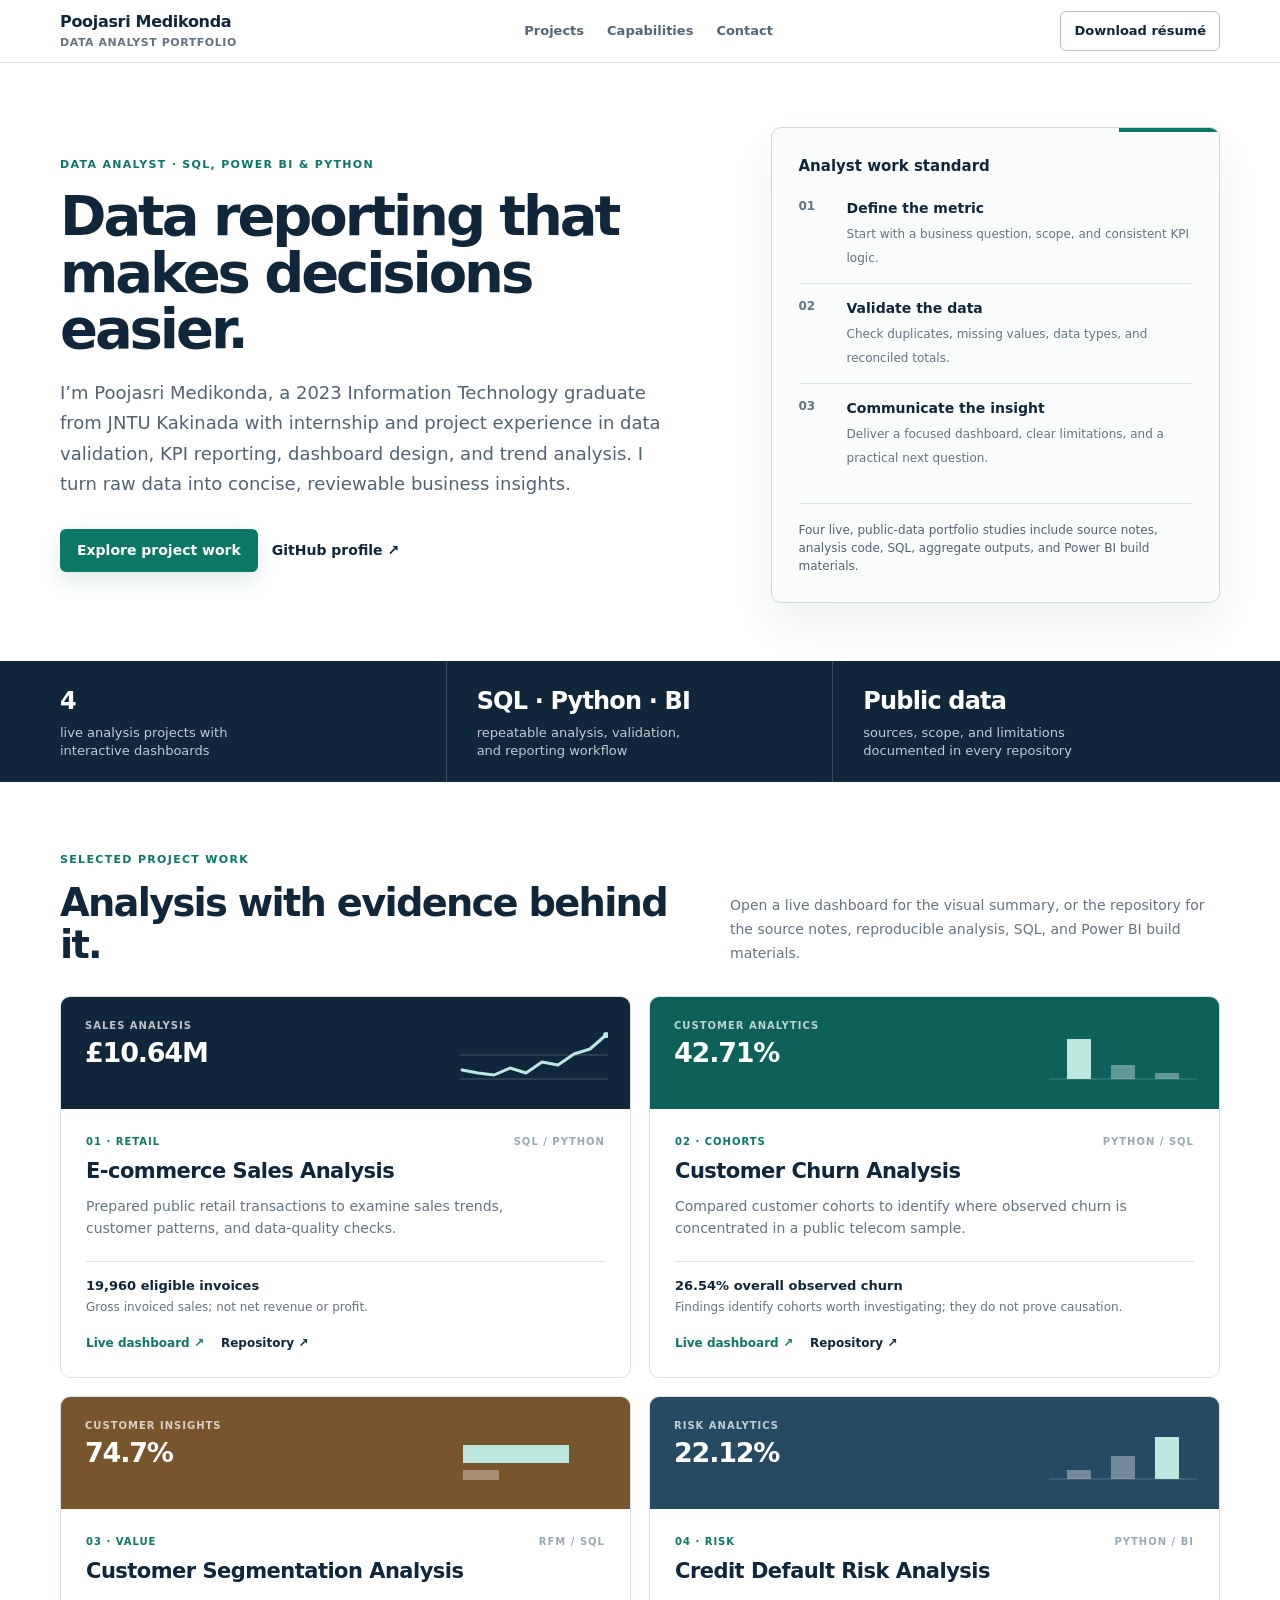
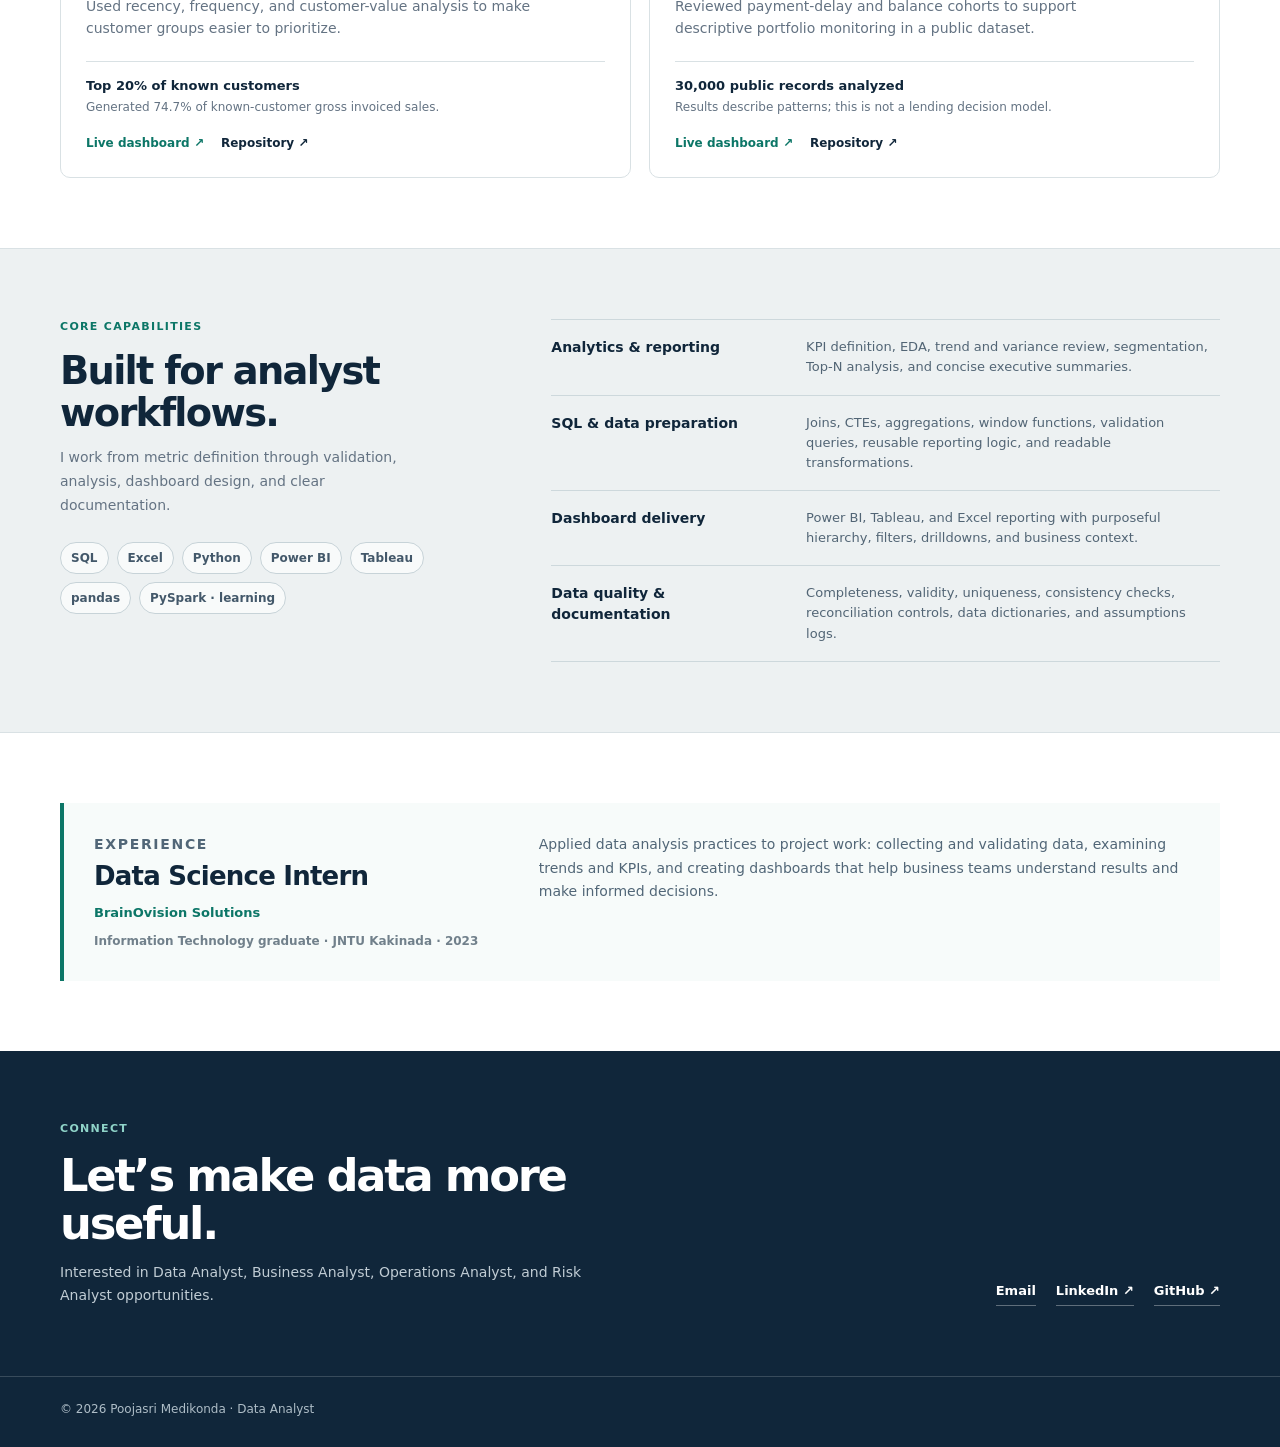
<file: index.html>
<!doctype html>
<html lang="en">
<head>
  <meta charset="utf-8">
  <meta name="viewport" content="width=device-width, initial-scale=1">
  <meta name="description" content="Poojasri Medikonda — Data Analyst portfolio with live dashboards, SQL, Python, Power BI, Excel, data quality, and KPI reporting projects.">
  <meta name="theme-color" content="#10263a">
  <title>Poojasri Medikonda | Data Analyst</title>
  <style>
    :root {
      --ink: #10263a;
      --ink-2: #213f56;
      --teal: #0c7667;
      --teal-soft: #e7f2ef;
      --paper: #f4f6f7;
      --surface: #ffffff;
      --line: #d9e1e4;
      --muted: #647383;
      --warm: #b77830;
      --max: 1160px;
    }
    * { box-sizing: border-box; }
    html { scroll-behavior: smooth; }
    body { margin: 0; color: var(--ink); background: var(--paper); font-family: Inter, ui-sans-serif, system-ui, -apple-system, BlinkMacSystemFont, "Segoe UI", sans-serif; font-size: 16px; line-height: 1.5; }
    a { color: inherit; }
    .skip-link { position: fixed; z-index: 20; top: -70px; left: 14px; padding: 9px 13px; border-radius: 6px; color: #fff; background: var(--ink); font-weight: 700; }
    .skip-link:focus { top: 14px; }
    .container { width: min(var(--max), calc(100% - 44px)); margin: 0 auto; }

    .site-header { position: sticky; top: 0; z-index: 10; border-bottom: 1px solid rgba(217,225,228,.9); background: rgba(255,255,255,.96); backdrop-filter: blur(10px); }
    .nav { display: flex; min-height: 62px; align-items: center; justify-content: space-between; gap: 24px; }
    .identity { display: grid; gap: 1px; color: var(--ink); text-decoration: none; font-weight: 800; letter-spacing: -.02em; }
    .identity small { color: var(--muted); font-size: 11px; font-weight: 650; letter-spacing: .05em; text-transform: uppercase; }
    .nav-center { display: flex; align-items: center; gap: 23px; }
    .nav-center a { color: #536677; font-size: 13px; font-weight: 750; text-decoration: none; }
    .nav-center a:hover { color: var(--teal); }
    .nav-cta { padding: 9px 13px; border: 1px solid #afc0c7; border-radius: 6px; color: var(--ink); font-size: 13px; font-weight: 800; text-decoration: none; }
    .nav-cta:hover { border-color: var(--teal); color: var(--teal); }

    main { overflow: hidden; }
    .hero { padding: 64px 0 58px; background: var(--surface); }
    .hero-grid { display: grid; grid-template-columns: minmax(0, 1.15fr) minmax(310px,.85fr); gap: clamp(40px, 8vw, 120px); align-items: center; }
    .kicker, .eyebrow { margin: 0 0 14px; color: var(--teal); font-size: 11px; font-weight: 850; letter-spacing: .12em; text-transform: uppercase; }
    h1, h2, h3, p { margin-top: 0; }
    h1 { max-width: 710px; margin-bottom: 20px; font-size: clamp(42px, 4.8vw, 56px); line-height: 1.01; letter-spacing: -.055em; }
    .hero-text { max-width: 670px; margin-bottom: 29px; color: #526273; font-size: 18px; line-height: 1.7; }
    .hero-actions { display: flex; flex-wrap: wrap; align-items: center; gap: 14px; }
    .button-primary { display: inline-flex; align-items: center; min-height: 43px; padding: 0 17px; border-radius: 6px; color: #fff; background: var(--teal); box-shadow: 0 8px 20px rgba(12,118,103,.15); font-size: 14px; font-weight: 800; text-decoration: none; }
    .button-primary:hover { background: #075e53; }
    .button-secondary { color: var(--ink); font-size: 14px; font-weight: 800; text-decoration: none; }
    .button-secondary:hover { color: var(--teal); }

    .snapshot { position: relative; overflow: hidden; padding: 27px; border: 1px solid #cbd8dc; border-radius: 10px; background: #f9fcfb; box-shadow: 0 20px 42px rgba(20,46,63,.07); }
    .snapshot::before { position: absolute; top: 0; right: 0; width: 100px; height: 4px; background: var(--teal); content: ""; }
    .snapshot-title { margin: 0 0 20px; color: var(--ink); font-size: 15px; font-weight: 800; }
    .signal-list { display: grid; gap: 0; margin: 0; padding: 0; list-style: none; }
    .signal-list li { display: grid; grid-template-columns: 36px 1fr; gap: 12px; padding: 14px 0; border-top: 1px solid var(--line); }
    .signal-list li:first-child { border-top: 0; padding-top: 0; }
    .signal-index { color: var(--teal); font-size: 12px; font-weight: 850; }
    .signal-list strong { display: block; margin-bottom: 2px; font-size: 14px; }
    .signal-list span { color: var(--muted); font-size: 12px; line-height: 1.45; }
    .snapshot-note { margin: 20px 0 0; padding-top: 17px; border-top: 1px solid var(--line); color: #526273; font-size: 12px; line-height: 1.5; }

    .metrics-band { color: #fff; background: var(--ink); }
    .metrics { display: grid; grid-template-columns: repeat(3, 1fr); }
    .metrics > div { min-height: 100px; padding: 22px 30px; border-right: 1px solid rgba(255,255,255,.18); }
    .metrics > div:first-child { padding-left: 0; }
    .metrics > div:last-child { border-right: 0; }
    .metrics strong { display: block; color: #fff; font-size: 24px; letter-spacing: -.035em; }
    .metrics span { display: block; max-width: 230px; margin-top: 5px; color: #bfccd5; font-size: 13px; line-height: 1.4; }

    .section { padding: 70px 0; }
    .projects-section { background: var(--surface); }
    .section-heading { display: flex; align-items: end; justify-content: space-between; gap: 46px; margin-bottom: 31px; }
    .section-heading h2 { margin: 0; color: var(--ink); font-size: clamp(29px,3vw,42px); line-height: 1.08; letter-spacing: -.045em; }
    .section-heading > p { max-width: 490px; margin: 0; color: var(--muted); font-size: 14px; line-height: 1.7; }
    .project-grid { display: grid; grid-template-columns: repeat(2, minmax(0, 1fr)); gap: 18px; }
    .project-card { display: flex; min-height: 382px; flex-direction: column; overflow: hidden; border: 1px solid var(--line); border-radius: 10px; background: #fff; transition: box-shadow .18s ease, transform .18s ease, border-color .18s ease; }
    .project-card:hover { border-color: #b9cfcc; box-shadow: 0 15px 28px rgba(20,46,63,.08); transform: translateY(-2px); }
    .card-visual { position: relative; min-height: 112px; padding: 21px 24px; color: #fff; background: var(--ink); }
    .card-visual.teal { background: #0d615a; }
    .card-visual.warm { background: #79552d; }
    .card-visual.slate { background: #254a61; }
    .card-visual p { margin: 0 0 6px; color: rgba(255,255,255,.72); font-size: 10px; font-weight: 800; letter-spacing: .1em; text-transform: uppercase; }
    .card-visual strong { display: block; font-size: 27px; line-height: 1; letter-spacing: -.045em; }
    .mini-chart { position: absolute; right: 22px; bottom: 20px; width: 148px; height: 62px; }
    .mini-chart line { stroke: rgba(255,255,255,.22); stroke-width: 1; }
    .mini-chart path { fill: none; stroke: #bde7df; stroke-linecap: round; stroke-linejoin: round; stroke-width: 3; }
    .mini-chart rect { fill: #bde7df; }
    .mini-chart .muted-bar { fill: rgba(255,255,255,.35); }
    .mini-chart circle { fill: #bde7df; }
    .card-body { display: flex; flex: 1; flex-direction: column; padding: 25px; }
    .card-topline { display: flex; justify-content: space-between; gap: 20px; margin-bottom: 10px; color: var(--teal); font-size: 10px; font-weight: 850; letter-spacing: .1em; text-transform: uppercase; }
    .card-topline span:last-child { color: #99a9b4; }
    .project-card h3 { margin-bottom: 10px; font-size: 21px; line-height: 1.22; letter-spacing: -.025em; }
    .project-card > .card-body > p { max-width: 480px; margin-bottom: 19px; color: var(--muted); font-size: 14px; line-height: 1.6; }
    .project-finding { display: grid; gap: 3px; margin-top: auto; padding-top: 14px; border-top: 1px solid var(--line); }
    .project-finding strong { color: var(--ink); font-size: 13px; }
    .project-finding span { color: var(--muted); font-size: 12px; line-height: 1.45; }
    .project-links { display: flex; flex-wrap: wrap; gap: 17px; margin-top: 18px; }
    .project-links a { color: var(--ink); font-size: 12px; font-weight: 850; text-decoration: none; }
    .project-links a:first-child { color: var(--teal); }
    .project-links a:hover { text-decoration: underline; text-underline-offset: 3px; }

    .capability-section { border-top: 1px solid var(--line); border-bottom: 1px solid var(--line); background: #edf1f2; }
    .capability-layout { display: grid; grid-template-columns: minmax(0,.72fr) minmax(0,1.28fr); gap: clamp(44px,9vw,130px); align-items: start; }
    .capability-layout h2 { margin-bottom: 12px; font-size: clamp(29px,3vw,41px); line-height: 1.1; letter-spacing: -.045em; }
    .capability-layout > div > p:not(.eyebrow) { max-width: 370px; color: var(--muted); font-size: 14px; line-height: 1.7; }
    .capability-list { margin: 0; padding: 0; list-style: none; border-top: 1px solid #cdd8dc; }
    .capability-list li { display: grid; grid-template-columns: minmax(150px,.72fr) 1.28fr; gap: 22px; padding: 17px 0; border-bottom: 1px solid #cdd8dc; }
    .capability-list strong { color: var(--ink); font-size: 14px; }
    .capability-list span { color: #526575; font-size: 13px; line-height: 1.55; }
    .tools { display: flex; flex-wrap: wrap; gap: 8px; margin-top: 24px; }
    .tools span { padding: 6px 10px; border: 1px solid #c7d3d8; border-radius: 999px; color: #43586a; background: rgba(255,255,255,.65); font-size: 12px; font-weight: 750; }

    .experience-section { background: var(--surface); }
    .experience-card { display: grid; grid-template-columns: minmax(230px,.75fr) 1.25fr; gap: 54px; padding: 30px; border-left: 4px solid var(--teal); background: #f7fbfa; }
    .experience-card h2 { margin: 0; font-size: 26px; letter-spacing: -.03em; }
    .experience-card p { margin: 0; color: #516677; font-size: 14px; line-height: 1.7; }
    .experience-card .company { margin: 6px 0 0; color: var(--teal); font-size: 13px; font-weight: 850; }
    .experience-card .education { margin-top: 7px; color: #71808b; font-size: 12px; font-weight: 700; }

    .contact-section { color: #fff; background: var(--ink); }
    .contact { display: flex; justify-content: space-between; align-items: end; gap: 50px; }
    .contact .eyebrow { color: #8fd3c8; }
    .contact h2 { max-width: 550px; margin: 0; color: #fff; font-size: clamp(32px,3.5vw,48px); line-height: 1.08; letter-spacing: -.05em; }
    .contact p:not(.eyebrow) { max-width: 540px; margin: 13px 0 0; color: #c0ccd4; font-size: 14px; line-height: 1.6; }
    .contact-links { display: flex; flex-wrap: wrap; gap: 20px; }
    .contact-links a { padding-bottom: 5px; border-bottom: 1px solid rgba(255,255,255,.33); color: #fff; font-size: 13px; font-weight: 800; text-decoration: none; }
    .contact-links a:hover { border-color: #8fd3c8; color: #8fd3c8; }
    footer { padding: 23px 0 29px; border-top: 1px solid rgba(255,255,255,.17); color: #aebdc7; background: var(--ink); font-size: 12px; }

    @media (max-width: 850px) {
      .hero-grid, .capability-layout, .experience-card { grid-template-columns: 1fr; gap: 34px; }
      .section-heading { align-items: start; flex-direction: column; gap: 16px; }
      .experience-card { gap: 19px; }
    }
    @media (max-width: 640px) {
      .container { width: min(100% - 32px, var(--max)); }
      .nav { min-height: auto; padding: 16px 0; flex-wrap: wrap; }
      .nav-center { order: 3; width: 100%; justify-content: space-between; gap: 8px; }
      .nav-cta { display: none; }
      .hero { padding: 55px 0 50px; }
      h1 { font-size: clamp(40px, 12vw, 54px); }
      .hero-text { font-size: 16px; }
      .metrics { grid-template-columns: 1fr; }
      .metrics > div, .metrics > div:first-child { min-height: 0; padding: 17px 0; border-right: 0; border-bottom: 1px solid rgba(255,255,255,.18); }
      .metrics > div:last-child { border-bottom: 0; }
      .section { padding: 54px 0; }
      .project-grid { grid-template-columns: 1fr; }
      .project-card { min-height: 370px; }
      .capability-list li { grid-template-columns: 1fr; gap: 5px; }
      .experience-card { padding: 25px; }
      .contact { align-items: start; flex-direction: column; }
      .mini-chart { opacity: .9; transform: scale(.88); transform-origin: bottom right; }
    }
    @media (prefers-reduced-motion: reduce) { .project-card { transition: none; } .project-card:hover { transform: none; } }
  </style>
</head>
<body>
  <a class="skip-link" href="#main">Skip to content</a>
  <header class="site-header">
    <div class="container nav">
      <a class="identity" href="#main">Poojasri Medikonda<small>Data Analyst Portfolio</small></a>
      <nav class="nav-center" aria-label="Primary navigation">
        <a href="#projects">Projects</a>
        <a href="#capabilities">Capabilities</a>
        <a href="#contact">Contact</a>
      </nav>
      <a class="nav-cta" href="Poojasri_Medikonda_Data_Analyst_Resume.docx">Download résumé</a>
    </div>
  </header>

  <main id="main">
    <section class="hero">
      <div class="container hero-grid">
        <div>
          <p class="kicker">Data Analyst · SQL, Power BI &amp; Python</p>
          <h1>Data reporting that makes decisions easier.</h1>
          <p class="hero-text">I’m Poojasri Medikonda, a 2023 Information Technology graduate from JNTU Kakinada with internship and project experience in data validation, KPI reporting, dashboard design, and trend analysis. I turn raw data into concise, reviewable business insights.</p>
          <div class="hero-actions">
            <a class="button-primary" href="#projects">Explore project work</a>
            <a class="button-secondary" href="https://github.com/poojasri234" target="_blank" rel="noreferrer">GitHub profile ↗</a>
          </div>
        </div>
        <aside class="snapshot" aria-label="Analyst work standard">
          <p class="snapshot-title">Analyst work standard</p>
          <ol class="signal-list">
            <li><span class="signal-index">01</span><div><strong>Define the metric</strong><span>Start with a business question, scope, and consistent KPI logic.</span></div></li>
            <li><span class="signal-index">02</span><div><strong>Validate the data</strong><span>Check duplicates, missing values, data types, and reconciled totals.</span></div></li>
            <li><span class="signal-index">03</span><div><strong>Communicate the insight</strong><span>Deliver a focused dashboard, clear limitations, and a practical next question.</span></div></li>
          </ol>
          <p class="snapshot-note">Four live, public-data portfolio studies include source notes, analysis code, SQL, aggregate outputs, and Power BI build materials.</p>
        </aside>
      </div>
    </section>

    <section class="metrics-band" aria-label="Portfolio summary">
      <div class="container metrics">
        <div><strong>4</strong><span>live analysis projects with interactive dashboards</span></div>
        <div><strong>SQL · Python · BI</strong><span>repeatable analysis, validation, and reporting workflow</span></div>
        <div><strong>Public data</strong><span>sources, scope, and limitations documented in every repository</span></div>
      </div>
    </section>

    <section class="section projects-section" id="projects" aria-labelledby="projects-title">
      <div class="container">
        <div class="section-heading">
          <div><p class="eyebrow">Selected project work</p><h2 id="projects-title">Analysis with evidence behind it.</h2></div>
          <p>Open a live dashboard for the visual summary, or the repository for the source notes, reproducible analysis, SQL, and Power BI build materials.</p>
        </div>

        <div class="project-grid">
          <article class="project-card">
            <div class="card-visual"><p>Sales analysis</p><strong>£10.64M</strong><svg class="mini-chart" viewBox="0 0 148 62" role="img" aria-label="Monthly invoiced sales trend increasing toward November"><line x1="0" y1="52" x2="148" y2="52"/><line x1="0" y1="28" x2="148" y2="28"/><path d="M2 43 L18 46 L34 48 L50 41 L66 46 L82 35 L98 38 L114 27 L130 22 L146 8"/><circle cx="146" cy="8" r="3"/></svg></div>
            <div class="card-body"><div class="card-topline"><span>01 · Retail</span><span>SQL / Python</span></div><h3>E-commerce Sales Analysis</h3><p>Prepared public retail transactions to examine sales trends, customer patterns, and data-quality checks.</p><div class="project-finding"><strong>19,960 eligible invoices</strong><span>Gross invoiced sales; not net revenue or profit.</span></div><div class="project-links"><a href="https://poojasri234.github.io/ecommerce-sales-analysis/" target="_blank" rel="noreferrer">Live dashboard ↗</a><a href="https://github.com/poojasri234/ecommerce-sales-analysis" target="_blank" rel="noreferrer">Repository ↗</a></div></div>
          </article>

          <article class="project-card">
            <div class="card-visual teal"><p>Customer analytics</p><strong>42.71%</strong><svg class="mini-chart" viewBox="0 0 148 62" role="img" aria-label="Observed churn is highest for month-to-month customers"><line x1="0" y1="52" x2="148" y2="52"/><rect x="18" y="12" width="24" height="40"/><rect x="62" y="38" width="24" height="14" class="muted-bar"/><rect x="106" y="46" width="24" height="6" class="muted-bar"/></svg></div>
            <div class="card-body"><div class="card-topline"><span>02 · Cohorts</span><span>Python / SQL</span></div><h3>Customer Churn Analysis</h3><p>Compared customer cohorts to identify where observed churn is concentrated in a public telecom sample.</p><div class="project-finding"><strong>26.54% overall observed churn</strong><span>Findings identify cohorts worth investigating; they do not prove causation.</span></div><div class="project-links"><a href="https://poojasri234.github.io/customer-churn-analysis/" target="_blank" rel="noreferrer">Live dashboard ↗</a><a href="https://github.com/poojasri234/customer-churn-analysis" target="_blank" rel="noreferrer">Repository ↗</a></div></div>
          </article>

          <article class="project-card">
            <div class="card-visual warm"><p>Customer insights</p><strong>74.7%</strong><svg class="mini-chart" viewBox="0 0 148 62" role="img" aria-label="Top 20 percent of customers generated most known-customer sales"><rect x="3" y="18" width="106" height="18"/><rect x="3" y="43" width="36" height="10" class="muted-bar"/></svg></div>
            <div class="card-body"><div class="card-topline"><span>03 · Value</span><span>RFM / SQL</span></div><h3>Customer Segmentation Analysis</h3><p>Used recency, frequency, and customer-value analysis to make customer groups easier to prioritize.</p><div class="project-finding"><strong>Top 20% of known customers</strong><span>Generated 74.7% of known-customer gross invoiced sales.</span></div><div class="project-links"><a href="https://poojasri234.github.io/customer-segmentation-analysis/" target="_blank" rel="noreferrer">Live dashboard ↗</a><a href="https://github.com/poojasri234/customer-segmentation-analysis" target="_blank" rel="noreferrer">Repository ↗</a></div></div>
          </article>

          <article class="project-card">
            <div class="card-visual slate"><p>Risk analytics</p><strong>22.12%</strong><svg class="mini-chart" viewBox="0 0 148 62" role="img" aria-label="Observed default rate rises across delinquency groups"><line x1="0" y1="52" x2="148" y2="52"/><rect x="18" y="43" width="24" height="9" class="muted-bar"/><rect x="62" y="29" width="24" height="23" class="muted-bar"/><rect x="106" y="10" width="24" height="42"/></svg></div>
            <div class="card-body"><div class="card-topline"><span>04 · Risk</span><span>Python / BI</span></div><h3>Credit Default Risk Analysis</h3><p>Reviewed payment-delay and balance cohorts to support descriptive portfolio monitoring in a public dataset.</p><div class="project-finding"><strong>30,000 public records analyzed</strong><span>Results describe patterns; this is not a lending decision model.</span></div><div class="project-links"><a href="https://poojasri234.github.io/credit-default-risk-analysis/" target="_blank" rel="noreferrer">Live dashboard ↗</a><a href="https://github.com/poojasri234/credit-default-risk-analysis" target="_blank" rel="noreferrer">Repository ↗</a></div></div>
          </article>
        </div>
      </div>
    </section>

    <section class="section capability-section" id="capabilities" aria-labelledby="capabilities-title">
      <div class="container capability-layout">
        <div><p class="eyebrow">Core capabilities</p><h2 id="capabilities-title">Built for analyst workflows.</h2><p>I work from metric definition through validation, analysis, dashboard design, and clear documentation.</p><div class="tools" aria-label="Tools"><span>SQL</span><span>Excel</span><span>Python</span><span>Power BI</span><span>Tableau</span><span>pandas</span><span>PySpark · learning</span></div></div>
        <ul class="capability-list">
          <li><strong>Analytics &amp; reporting</strong><span>KPI definition, EDA, trend and variance review, segmentation, Top-N analysis, and concise executive summaries.</span></li>
          <li><strong>SQL &amp; data preparation</strong><span>Joins, CTEs, aggregations, window functions, validation queries, reusable reporting logic, and readable transformations.</span></li>
          <li><strong>Dashboard delivery</strong><span>Power BI, Tableau, and Excel reporting with purposeful hierarchy, filters, drilldowns, and business context.</span></li>
          <li><strong>Data quality &amp; documentation</strong><span>Completeness, validity, uniqueness, consistency checks, reconciliation controls, data dictionaries, and assumptions logs.</span></li>
        </ul>
      </div>
    </section>

    <section class="section experience-section" aria-labelledby="experience-title">
      <div class="container experience-card">
        <div><p class="eyebrow">Experience</p><h2 id="experience-title">Data Science Intern</h2><p class="company">BrainOvision Solutions</p><p class="education">Information Technology graduate · JNTU Kakinada · 2023</p></div>
        <p>Applied data analysis practices to project work: collecting and validating data, examining trends and KPIs, and creating dashboards that help business teams understand results and make informed decisions.</p>
      </div>
    </section>

    <section class="section contact-section" id="contact" aria-labelledby="contact-title">
      <div class="container contact">
        <div><p class="eyebrow">Connect</p><h2 id="contact-title">Let’s make data more useful.</h2><p>Interested in Data Analyst, Business Analyst, Operations Analyst, and Risk Analyst opportunities.</p></div>
        <div class="contact-links"><a href="mailto:poojasrimedikonda@gmail.com">Email</a><a href="https://www.linkedin.com/in/poojasree23/" target="_blank" rel="noreferrer">LinkedIn ↗</a><a href="https://github.com/poojasri234" target="_blank" rel="noreferrer">GitHub ↗</a></div>
      </div>
    </section>
  </main>
  <footer><div class="container">© 2026 Poojasri Medikonda · Data Analyst</div></footer>
</body>
</html>
</file>
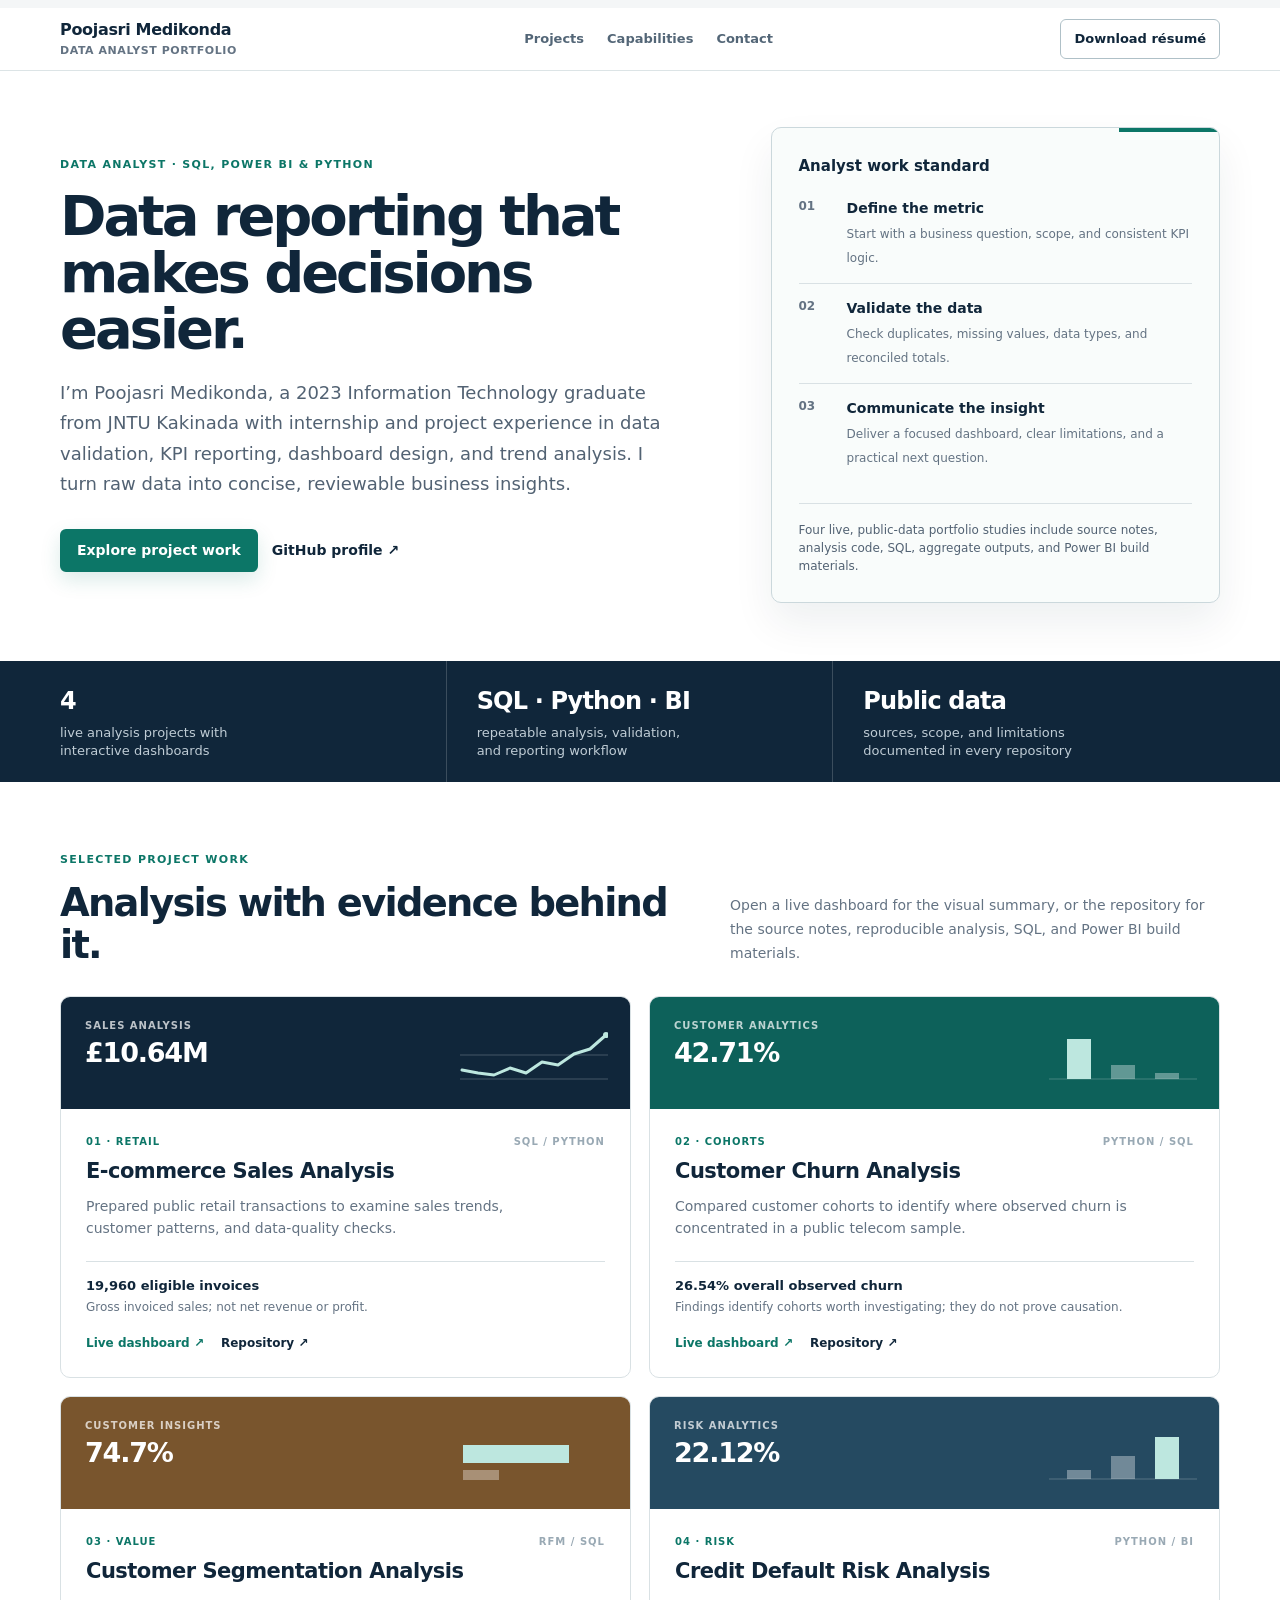
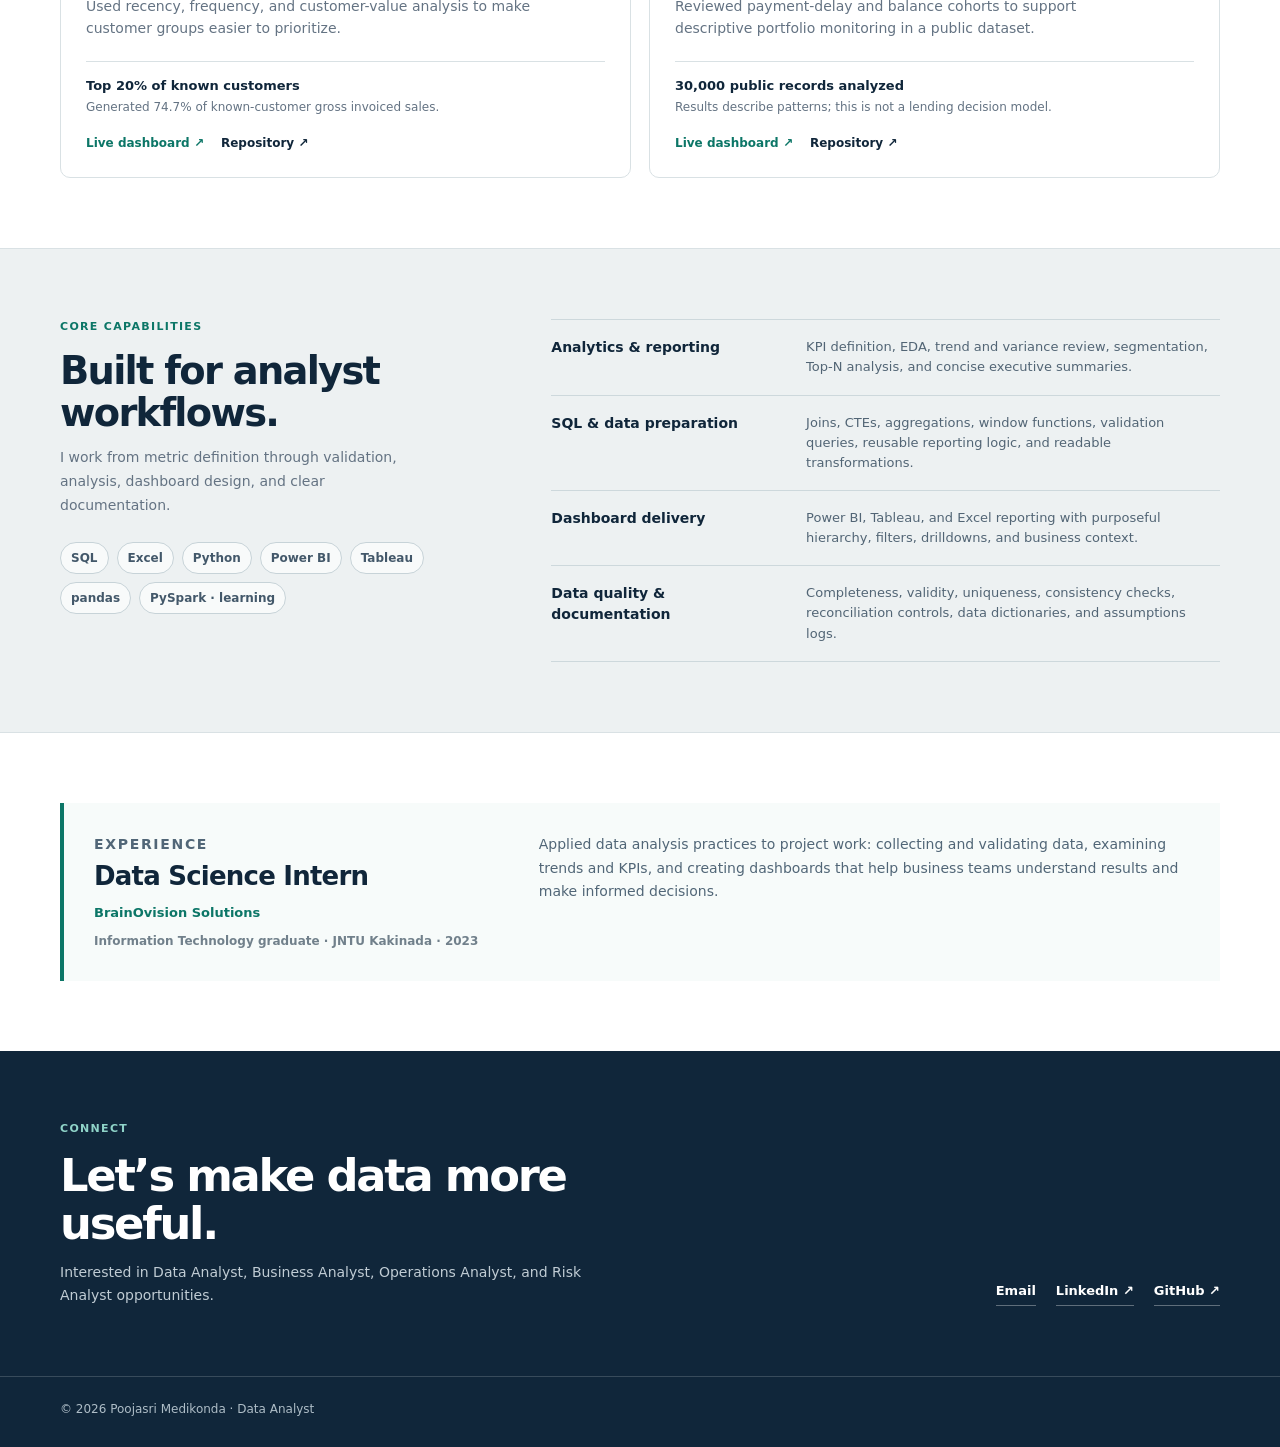
<file: about.html>
<!doctype html><html lang="en"><head><meta charset="utf-8"><meta http-equiv="refresh" content="0; url=index.html#main"><meta name="robots" content="noindex"><title>About | Poojasri Medikonda</title></head><body><p>Redirecting to <a href="index.html#main">Poojasri Medikonda’s portfolio</a>.</p></body></html>
</file>
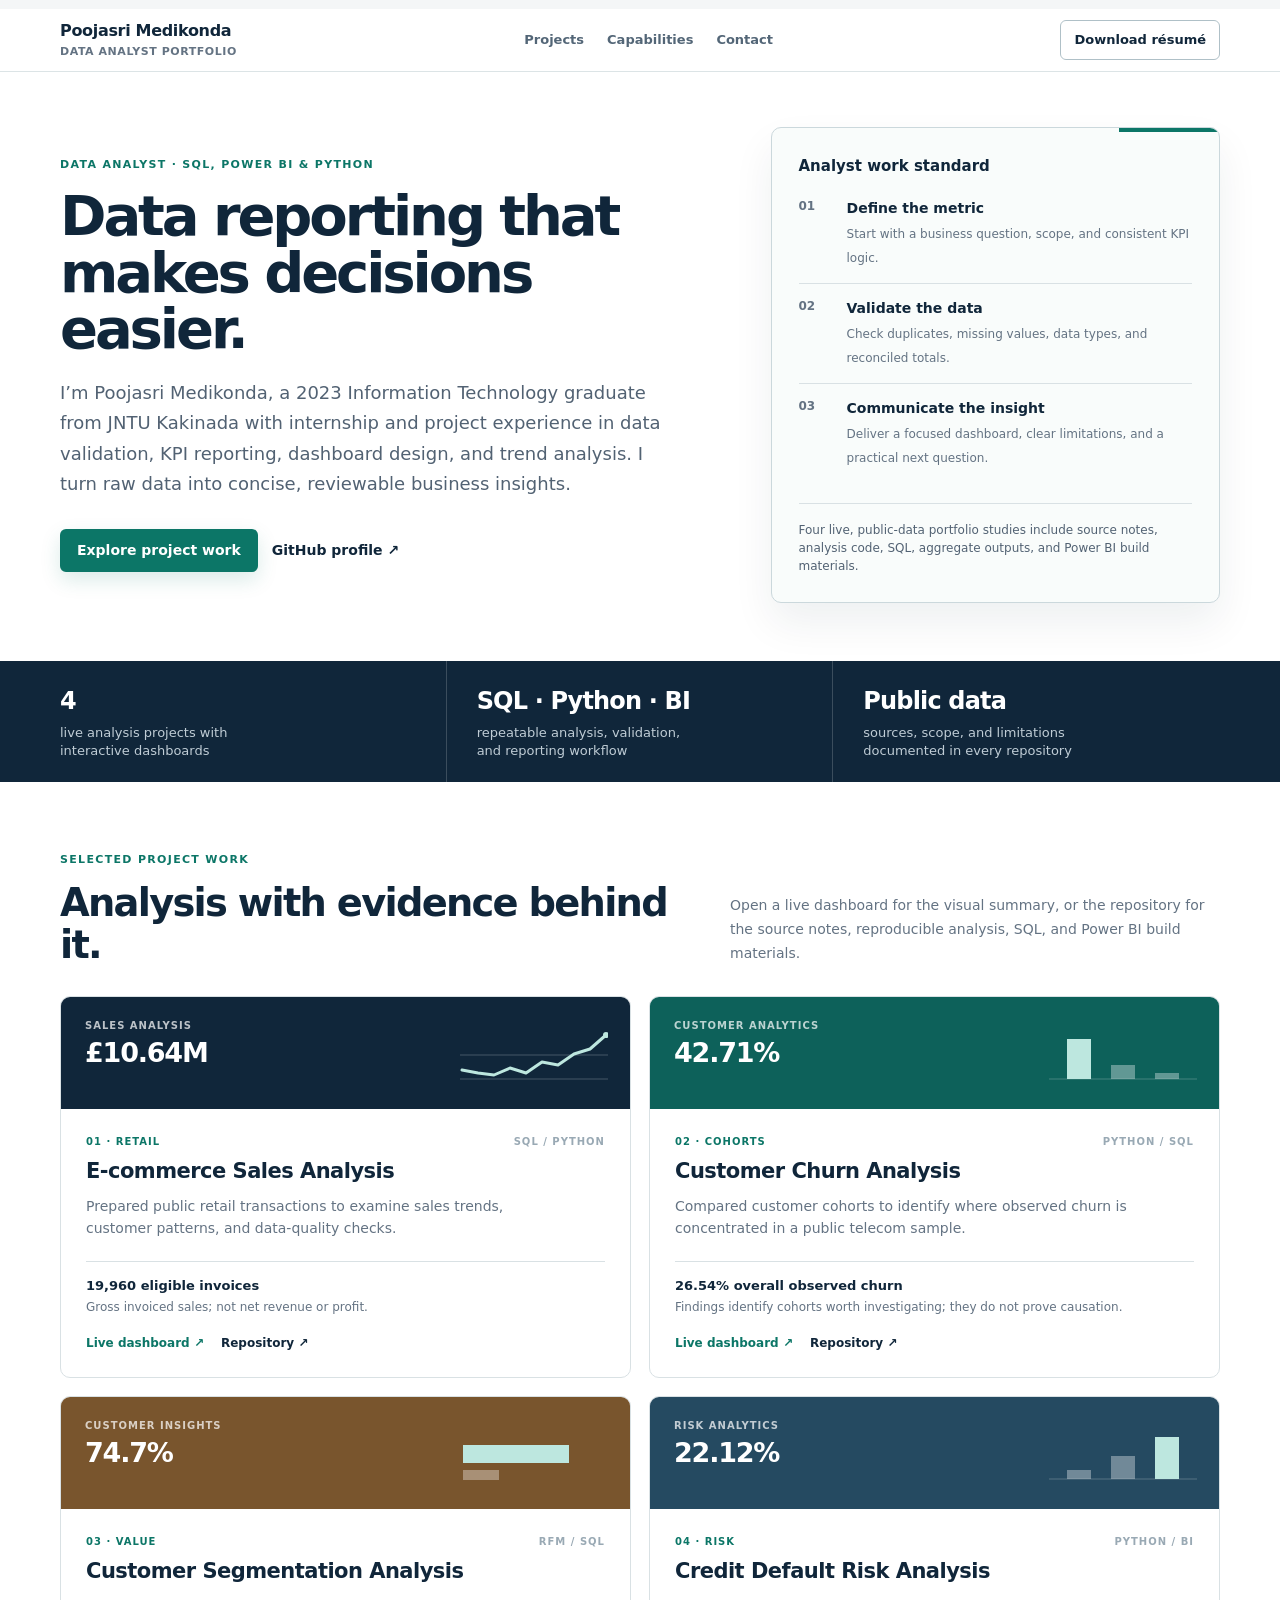
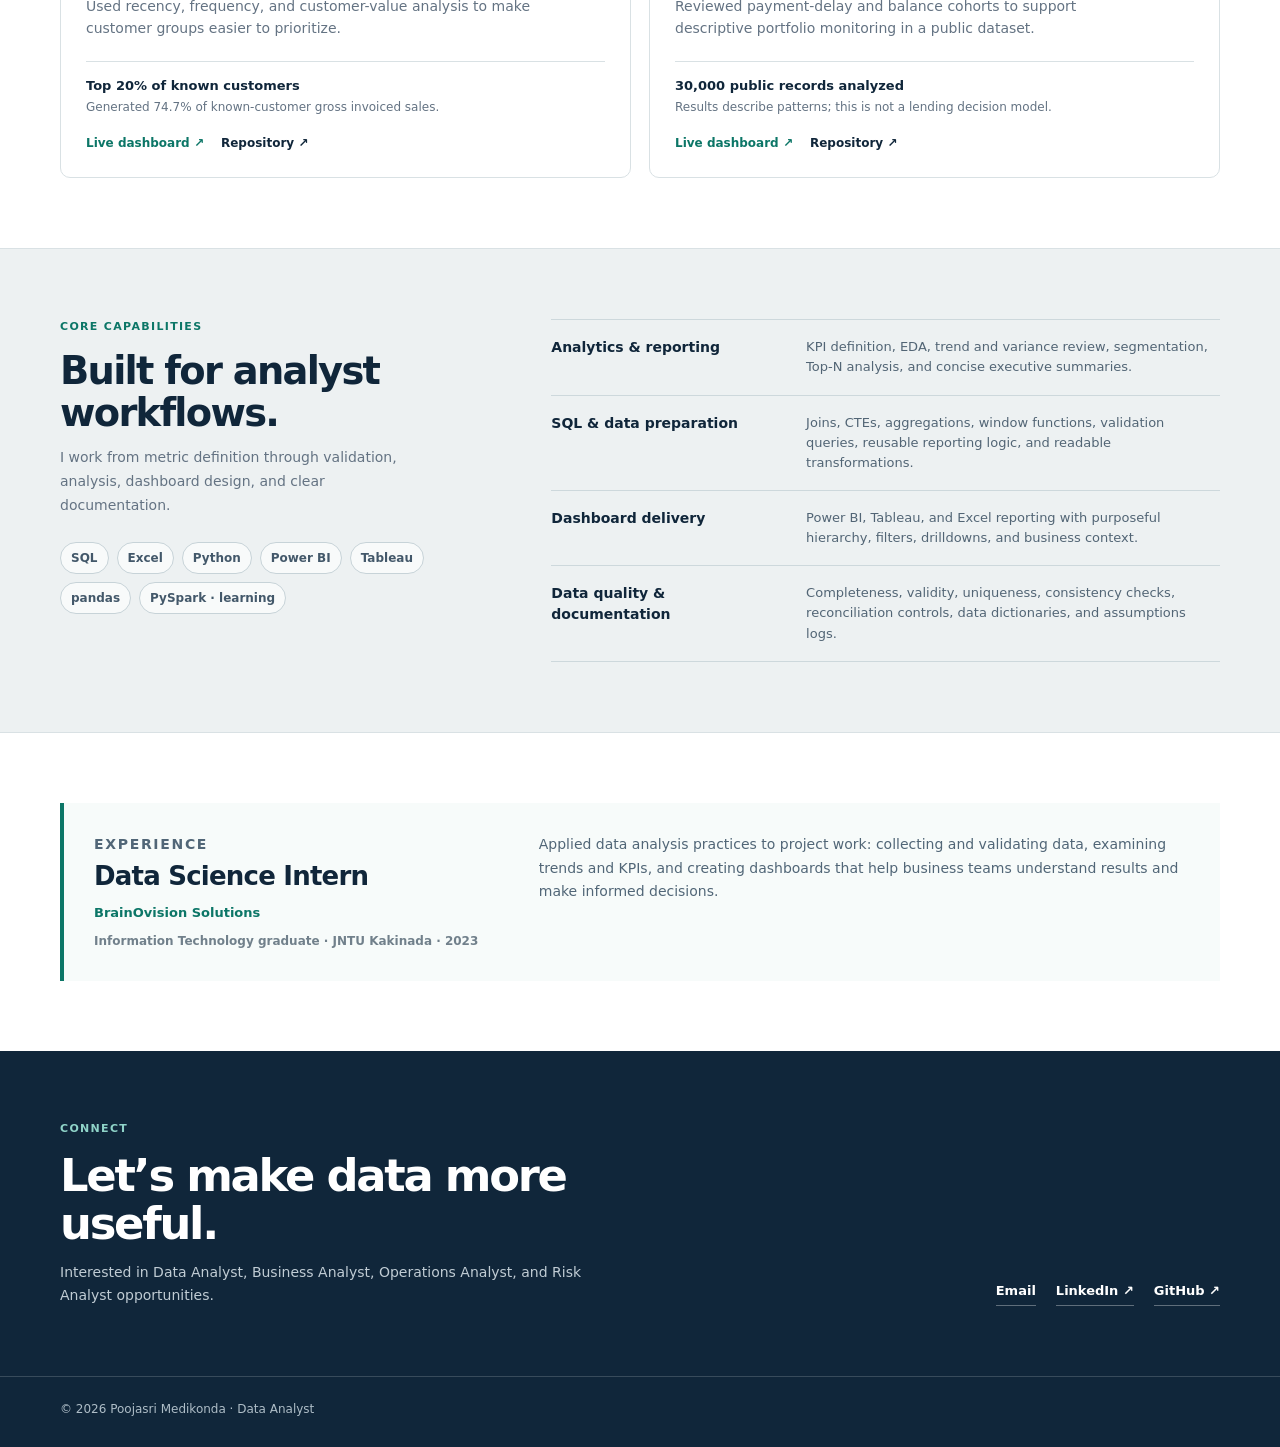
<file: contact.html>
<!doctype html><html lang="en"><head><meta charset="utf-8"><meta http-equiv="refresh" content="0; url=index.html#contact"><meta name="robots" content="noindex"><title>Contact | Poojasri Medikonda</title></head><body><p>Redirecting to <a href="index.html#contact">Poojasri Medikonda’s contact details</a>.</p></body></html>
</file>
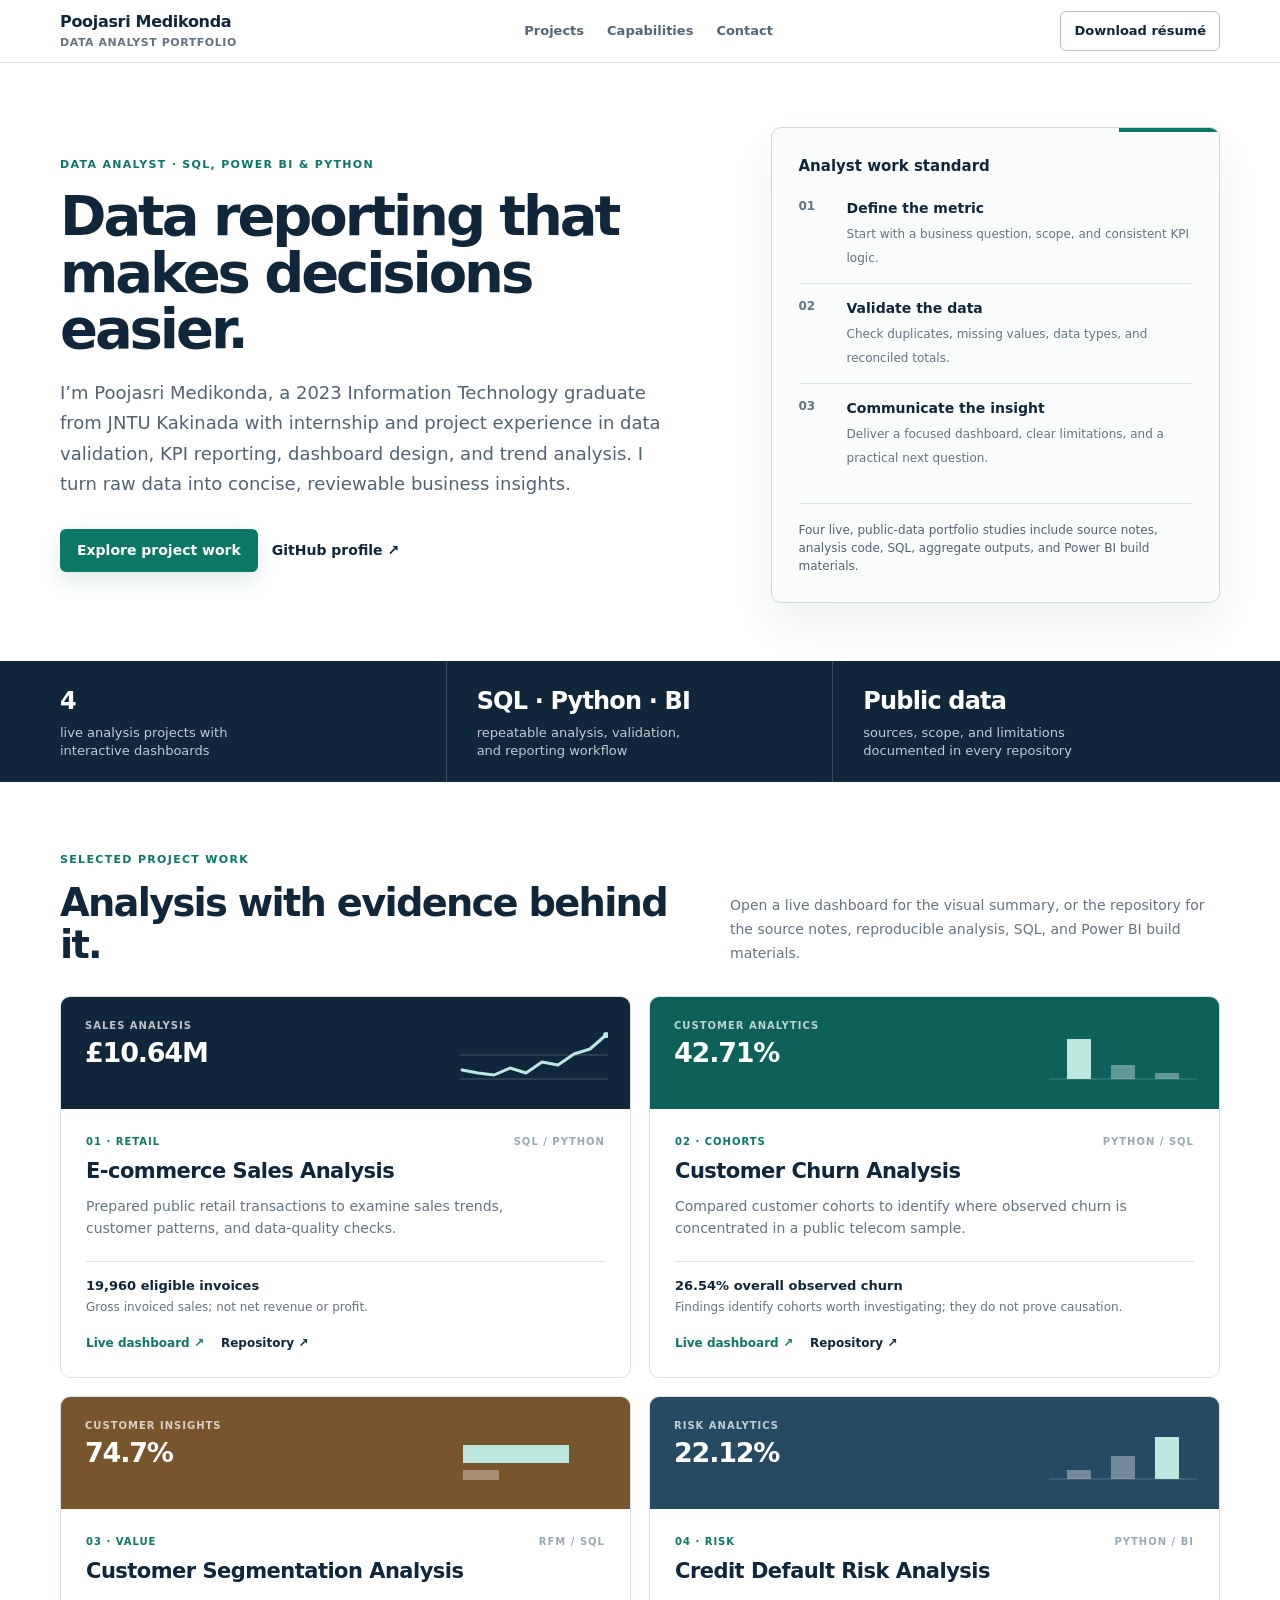
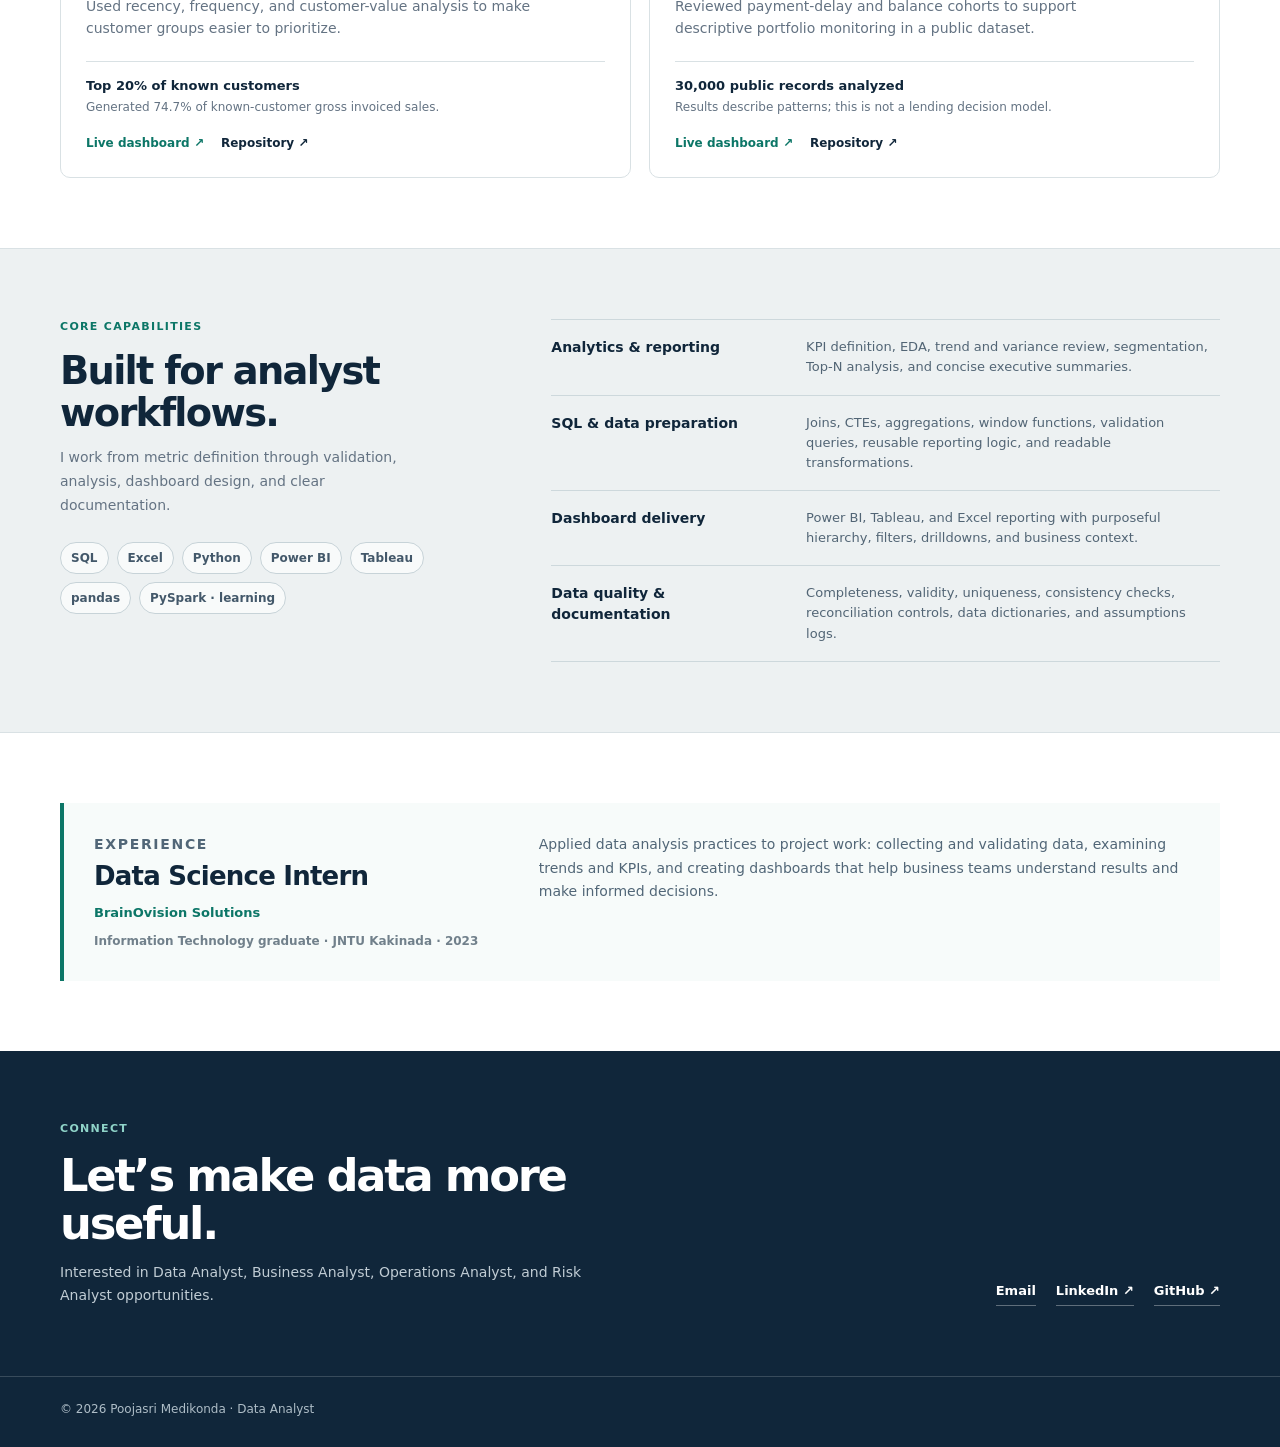
<file: project-churn.html>
<!doctype html><html lang="en"><head><meta charset="utf-8"><meta http-equiv="refresh" content="0; url=index.html#work"><meta name="robots" content="noindex"><title>Customer Churn Analysis | Poojasri Medikonda</title></head><body><p>Redirecting to <a href="index.html#work">Poojasri Medikonda’s selected work</a>.</p></body></html>
</file>
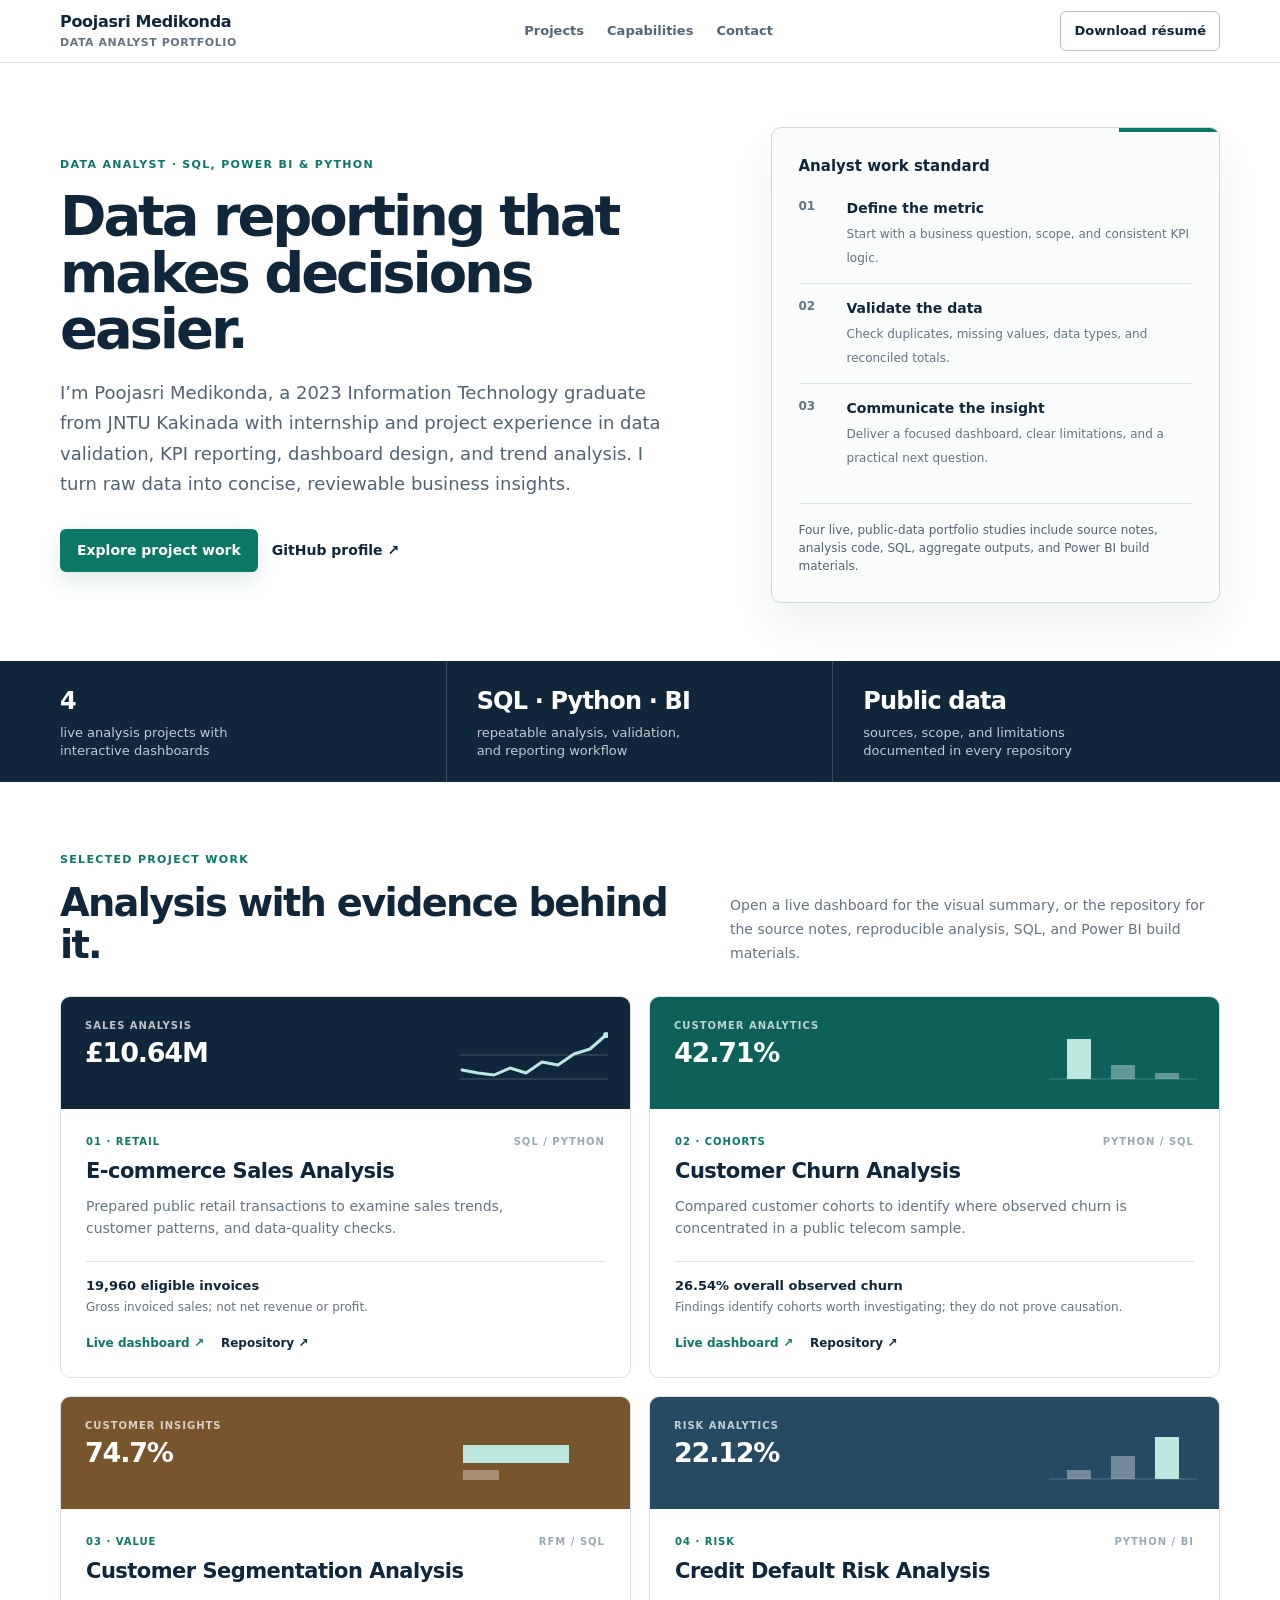
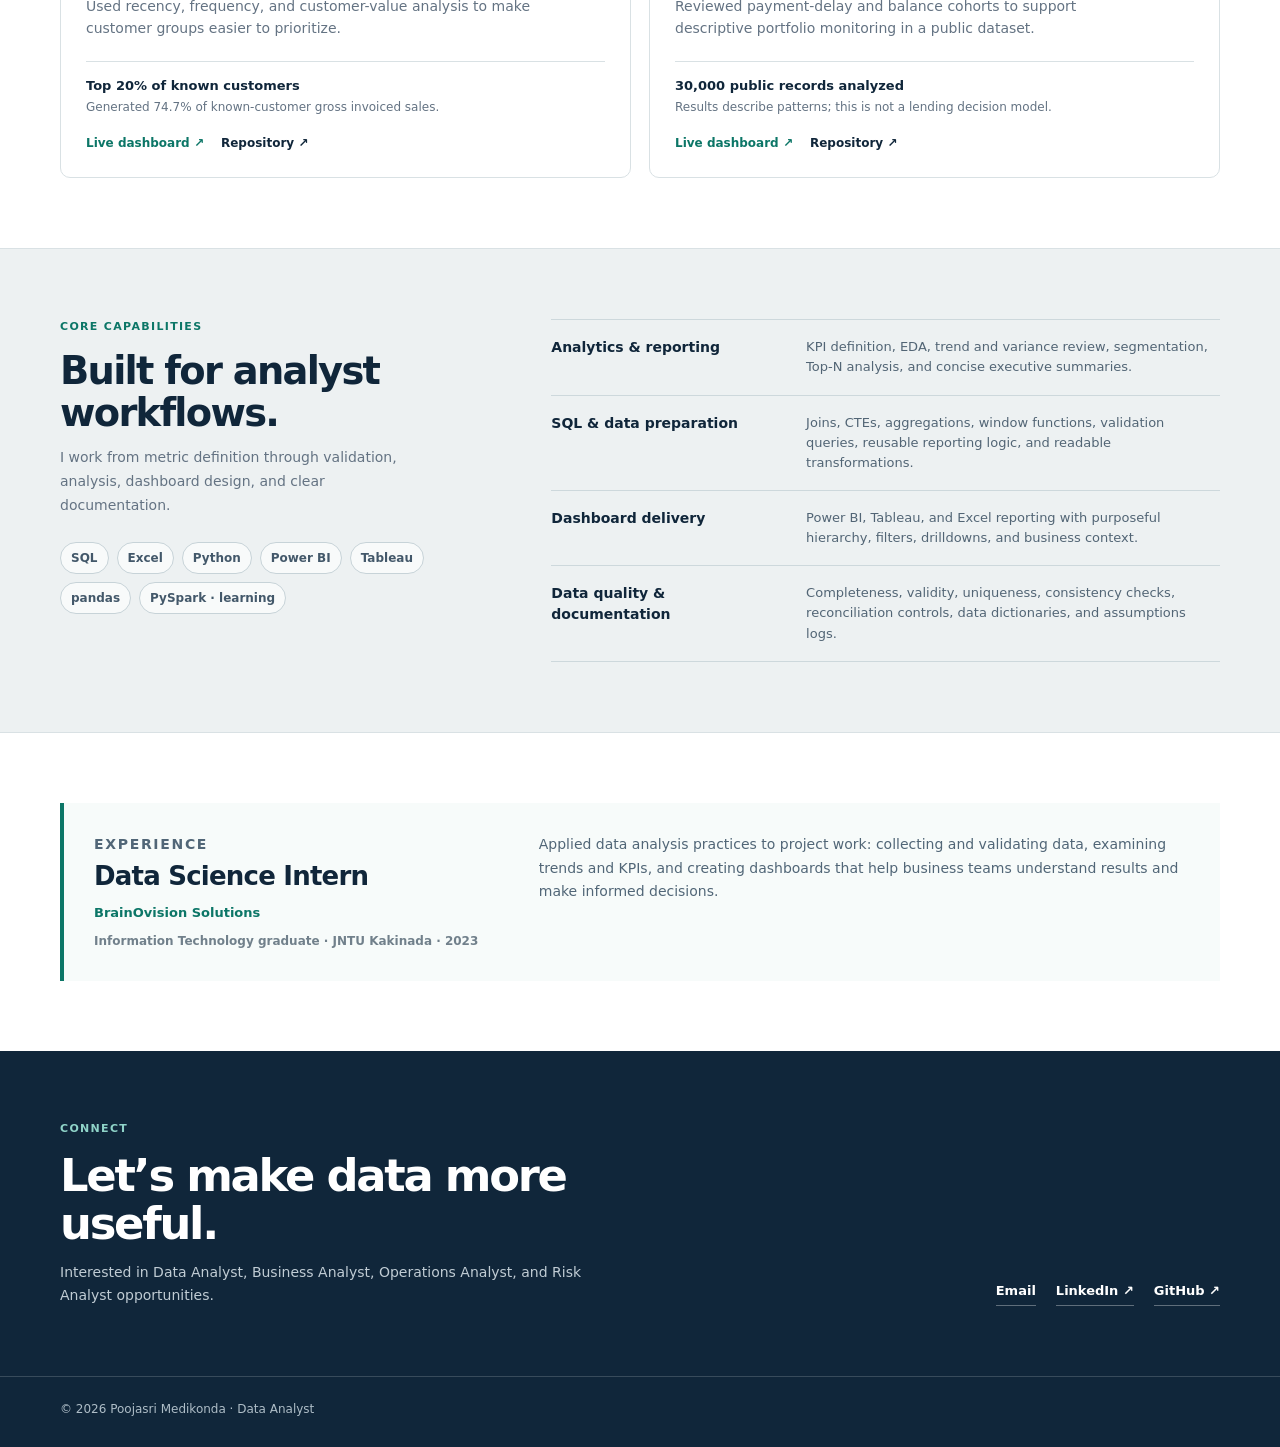
<file: project-data-quality.html>
<!doctype html><html lang="en"><head><meta charset="utf-8"><meta http-equiv="refresh" content="0; url=index.html#work"><meta name="robots" content="noindex"><title>Data Quality | Poojasri Medikonda</title></head><body><p>Redirecting to <a href="index.html#work">Poojasri Medikonda’s selected work</a>.</p></body></html>
</file>
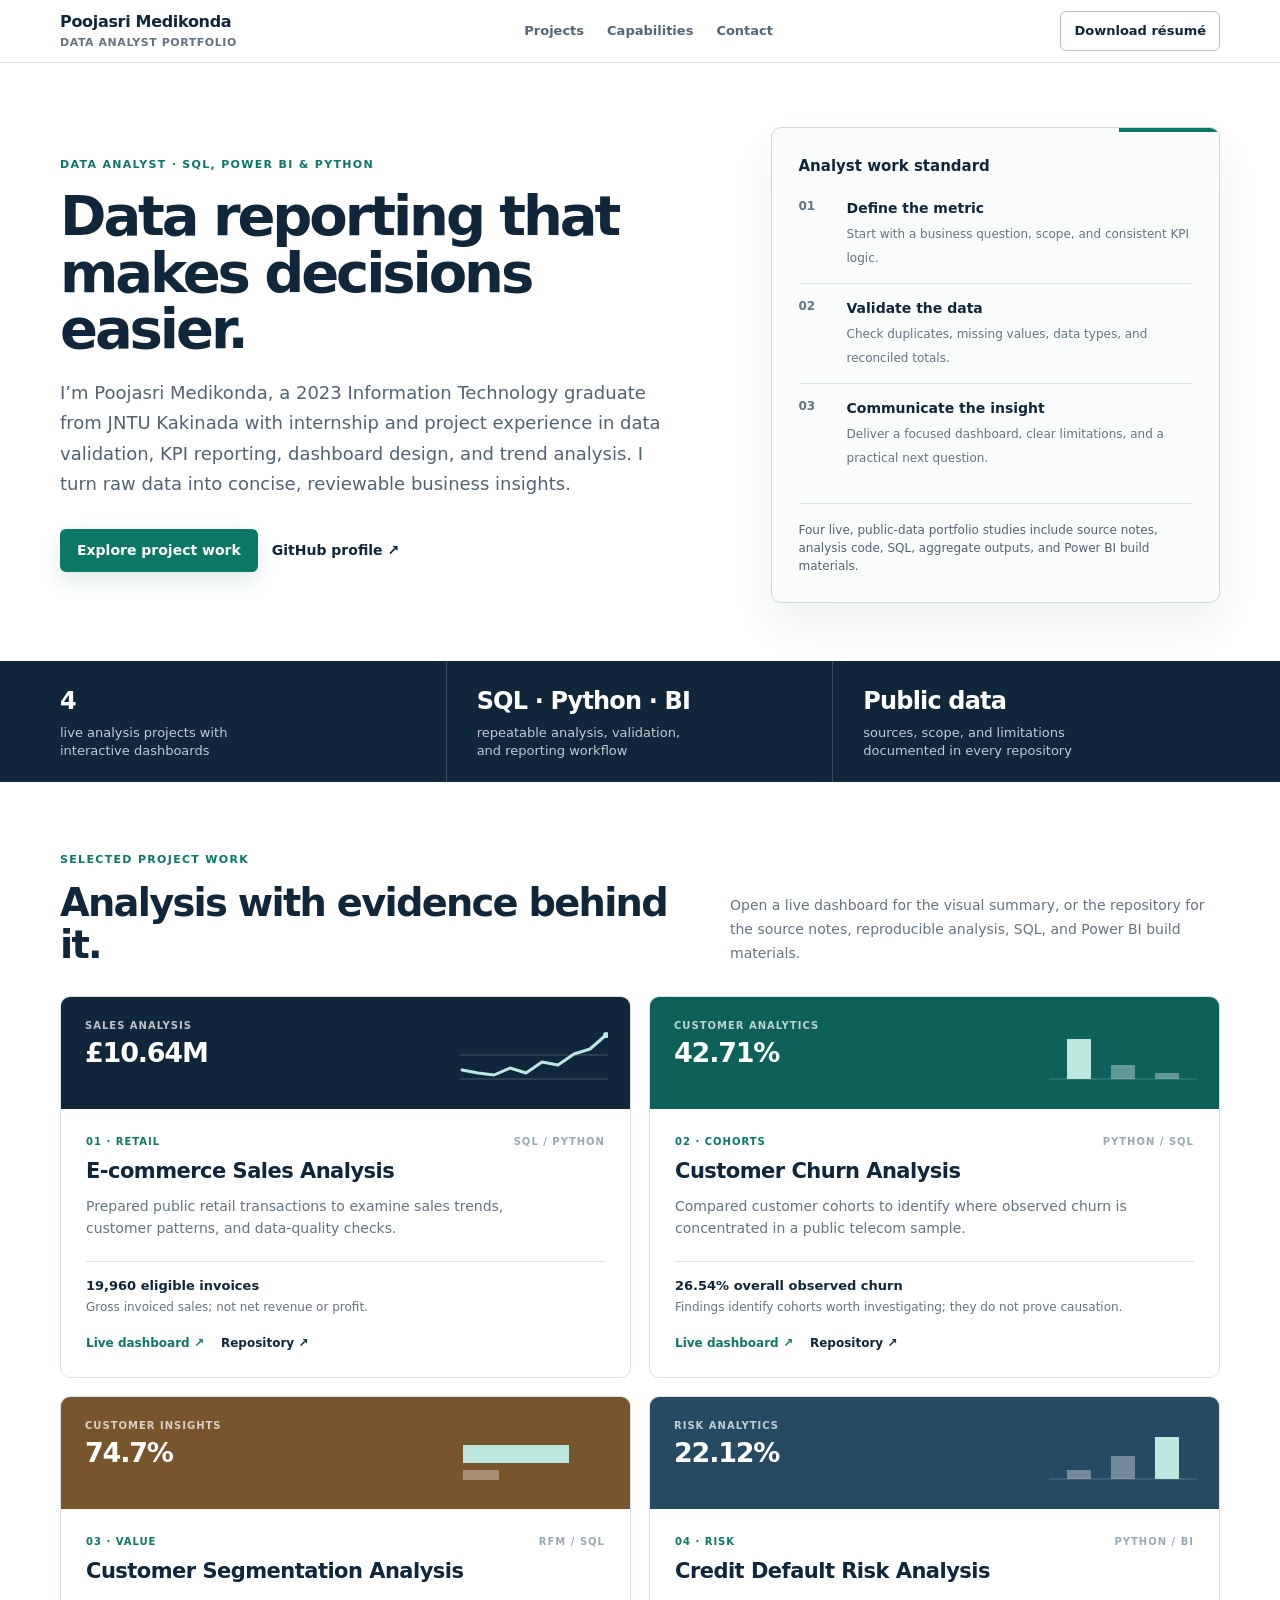
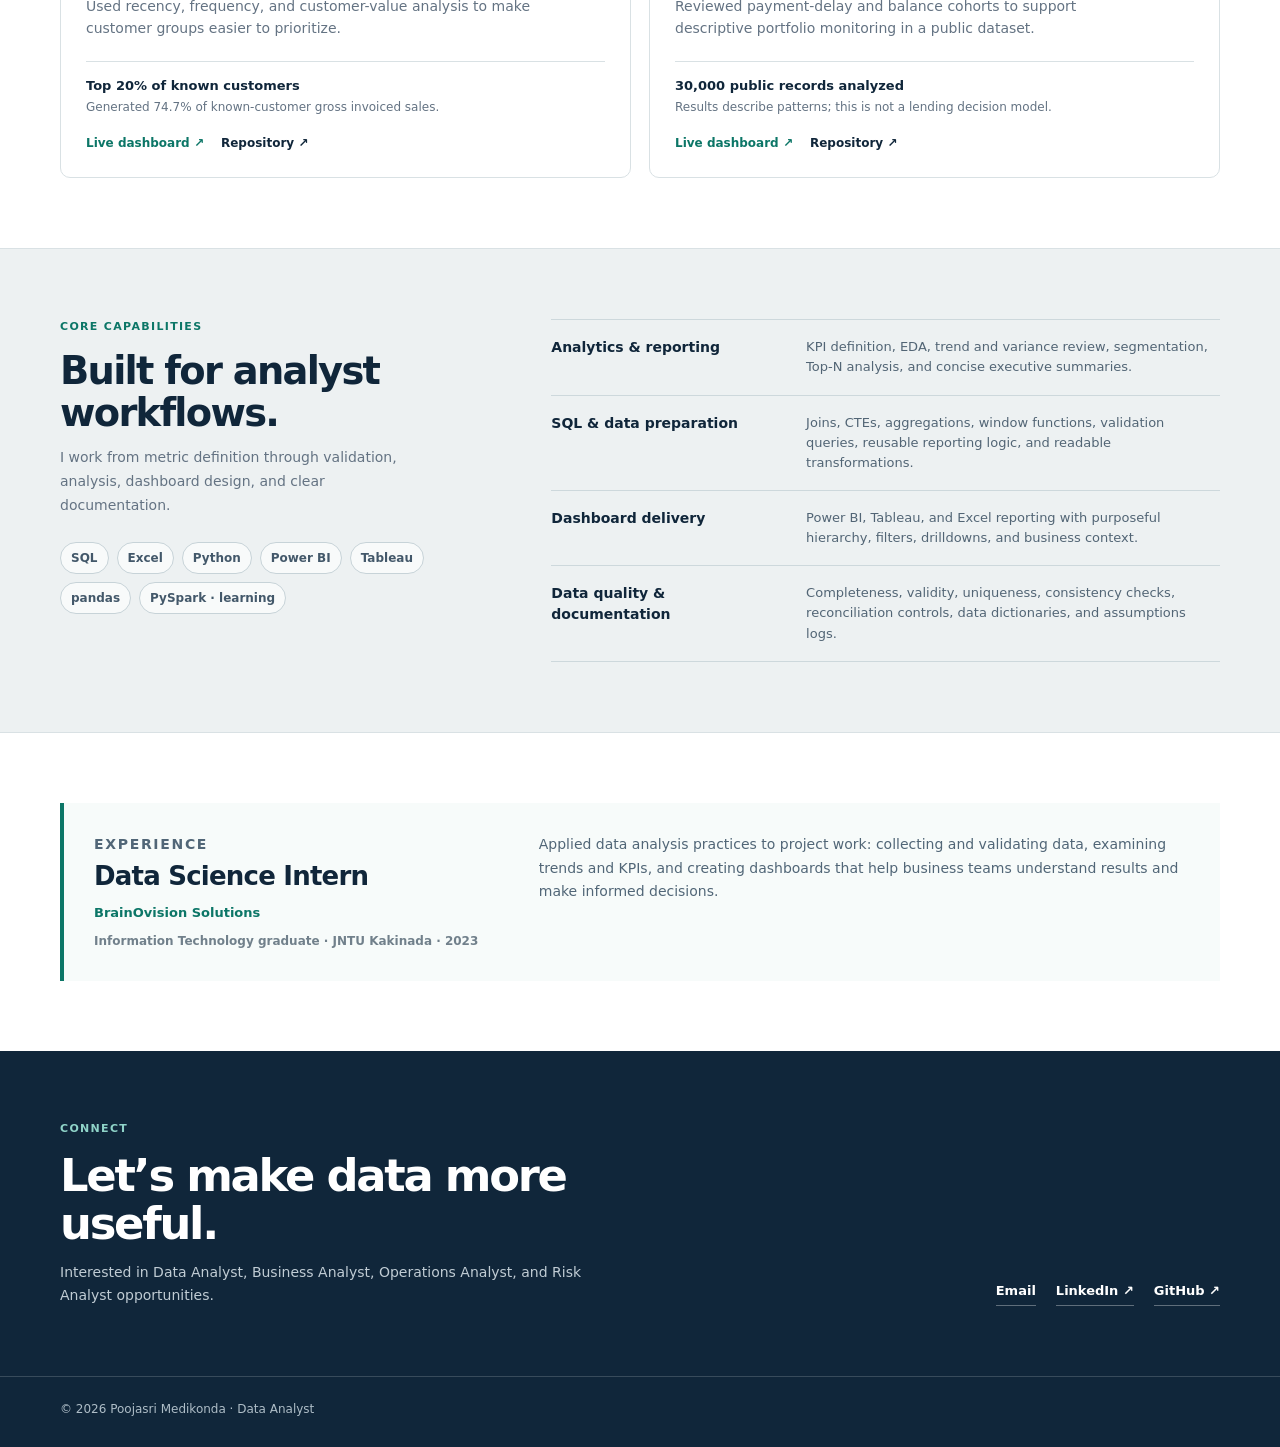
<file: project-ecommerce.html>
<!doctype html><html lang="en"><head><meta charset="utf-8"><meta http-equiv="refresh" content="0; url=index.html#work"><meta name="robots" content="noindex"><title>E-Commerce Sales Analysis | Poojasri Medikonda</title></head><body><p>Redirecting to <a href="index.html#work">Poojasri Medikonda’s selected work</a>.</p></body></html>
</file>
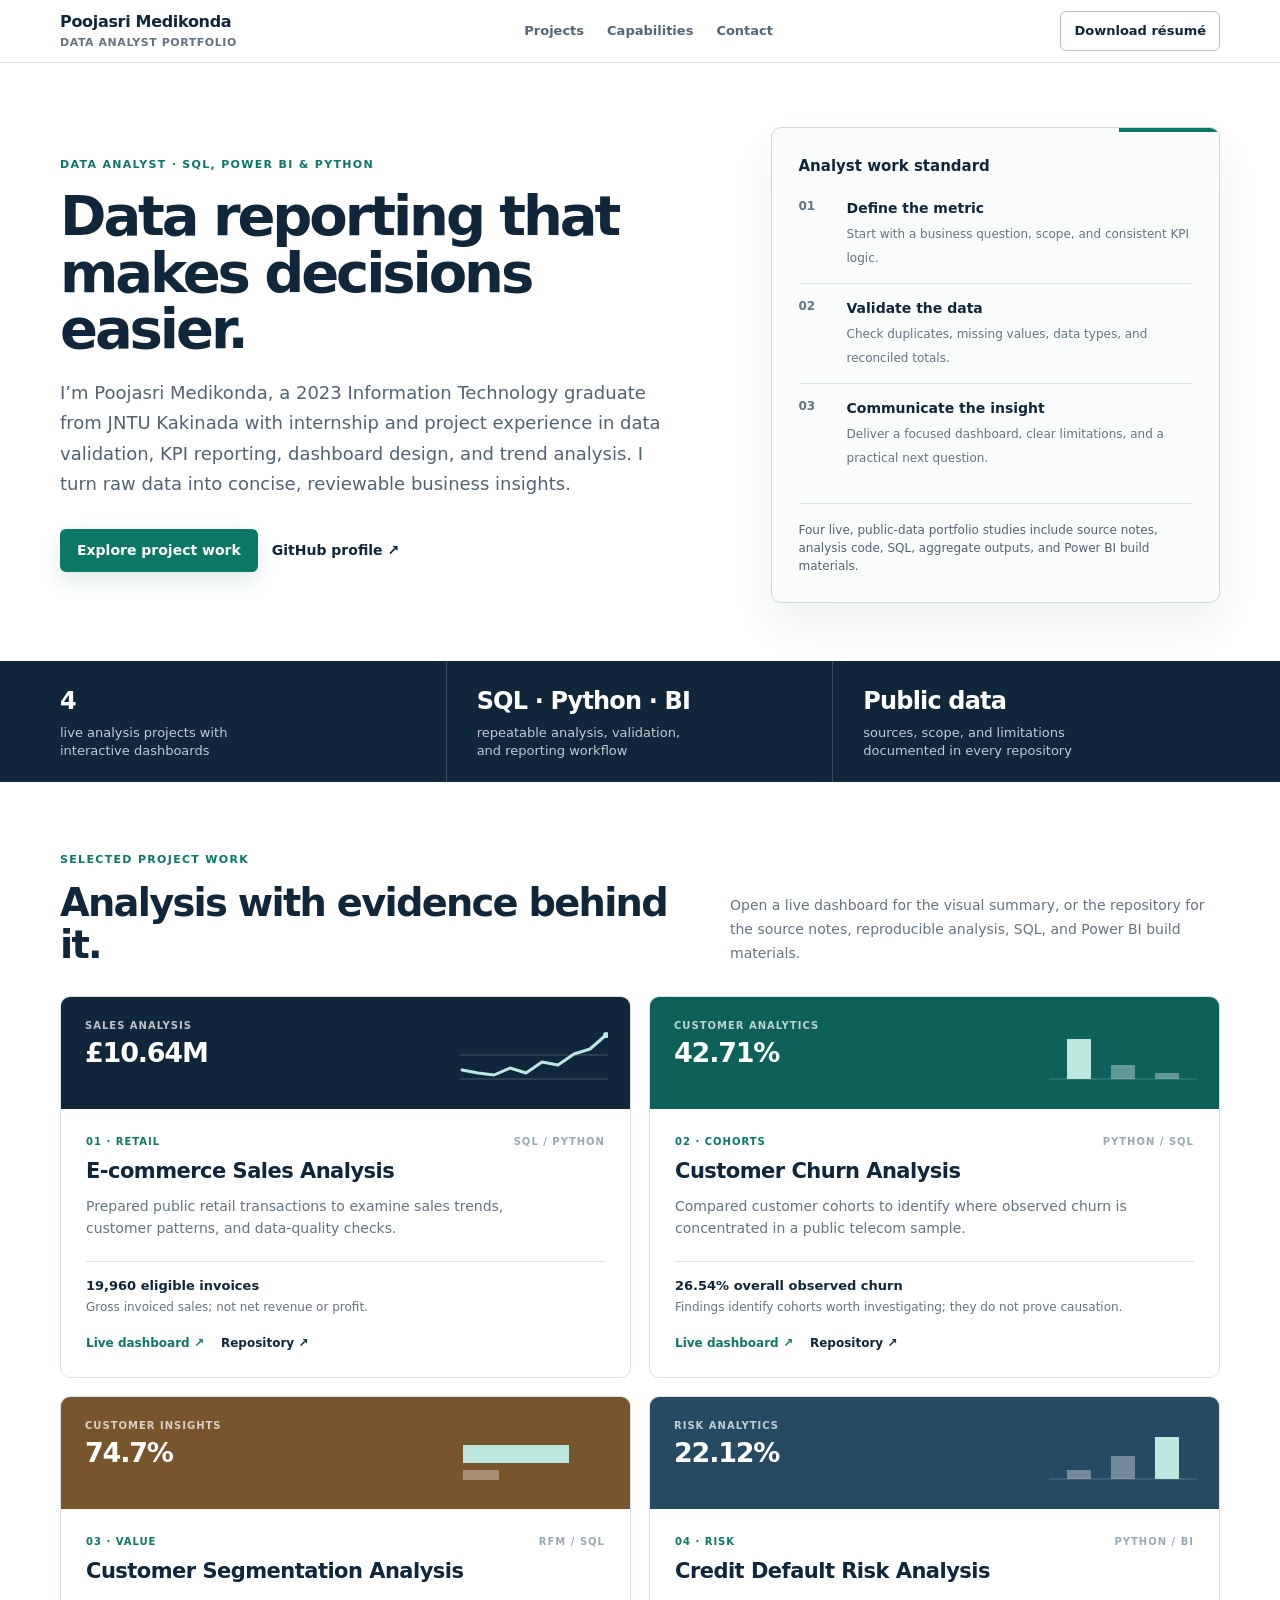
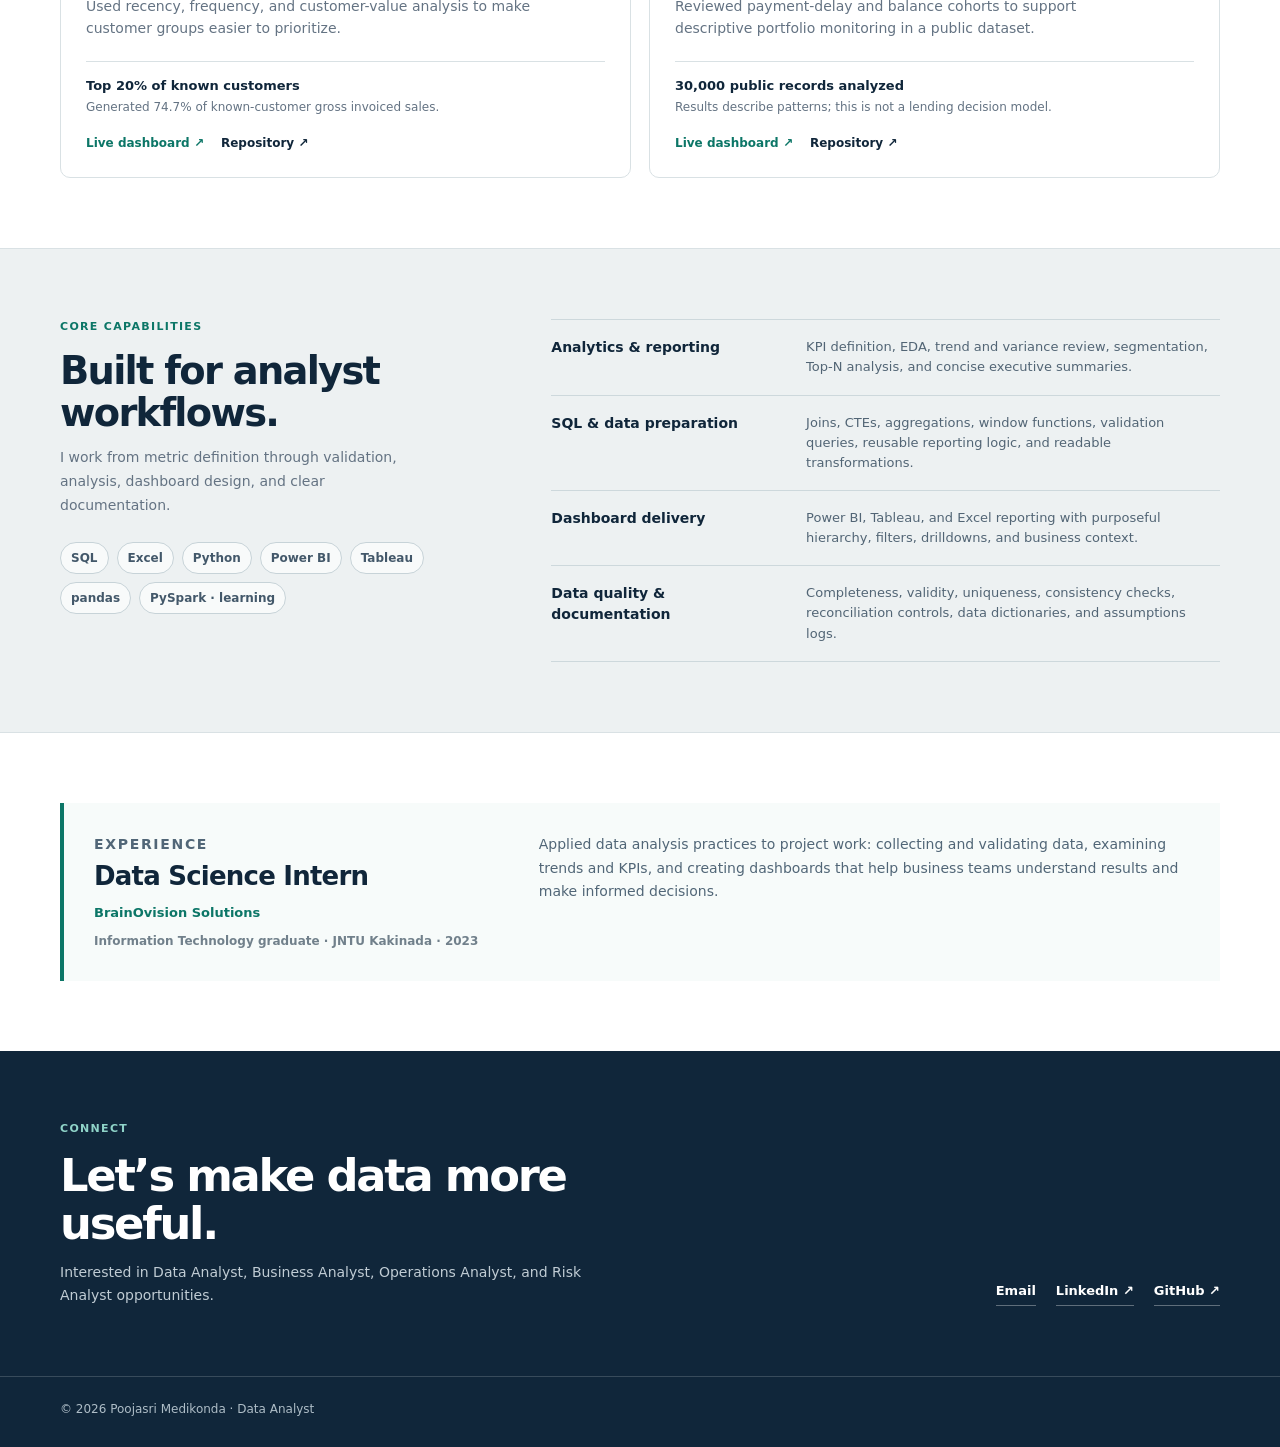
<file: project-financial.html>
<!doctype html><html lang="en"><head><meta charset="utf-8"><meta http-equiv="refresh" content="0; url=index.html#work"><meta name="robots" content="noindex"><title>Financial Analysis | Poojasri Medikonda</title></head><body><p>Redirecting to <a href="index.html#work">Poojasri Medikonda’s selected work</a>.</p></body></html>
</file>
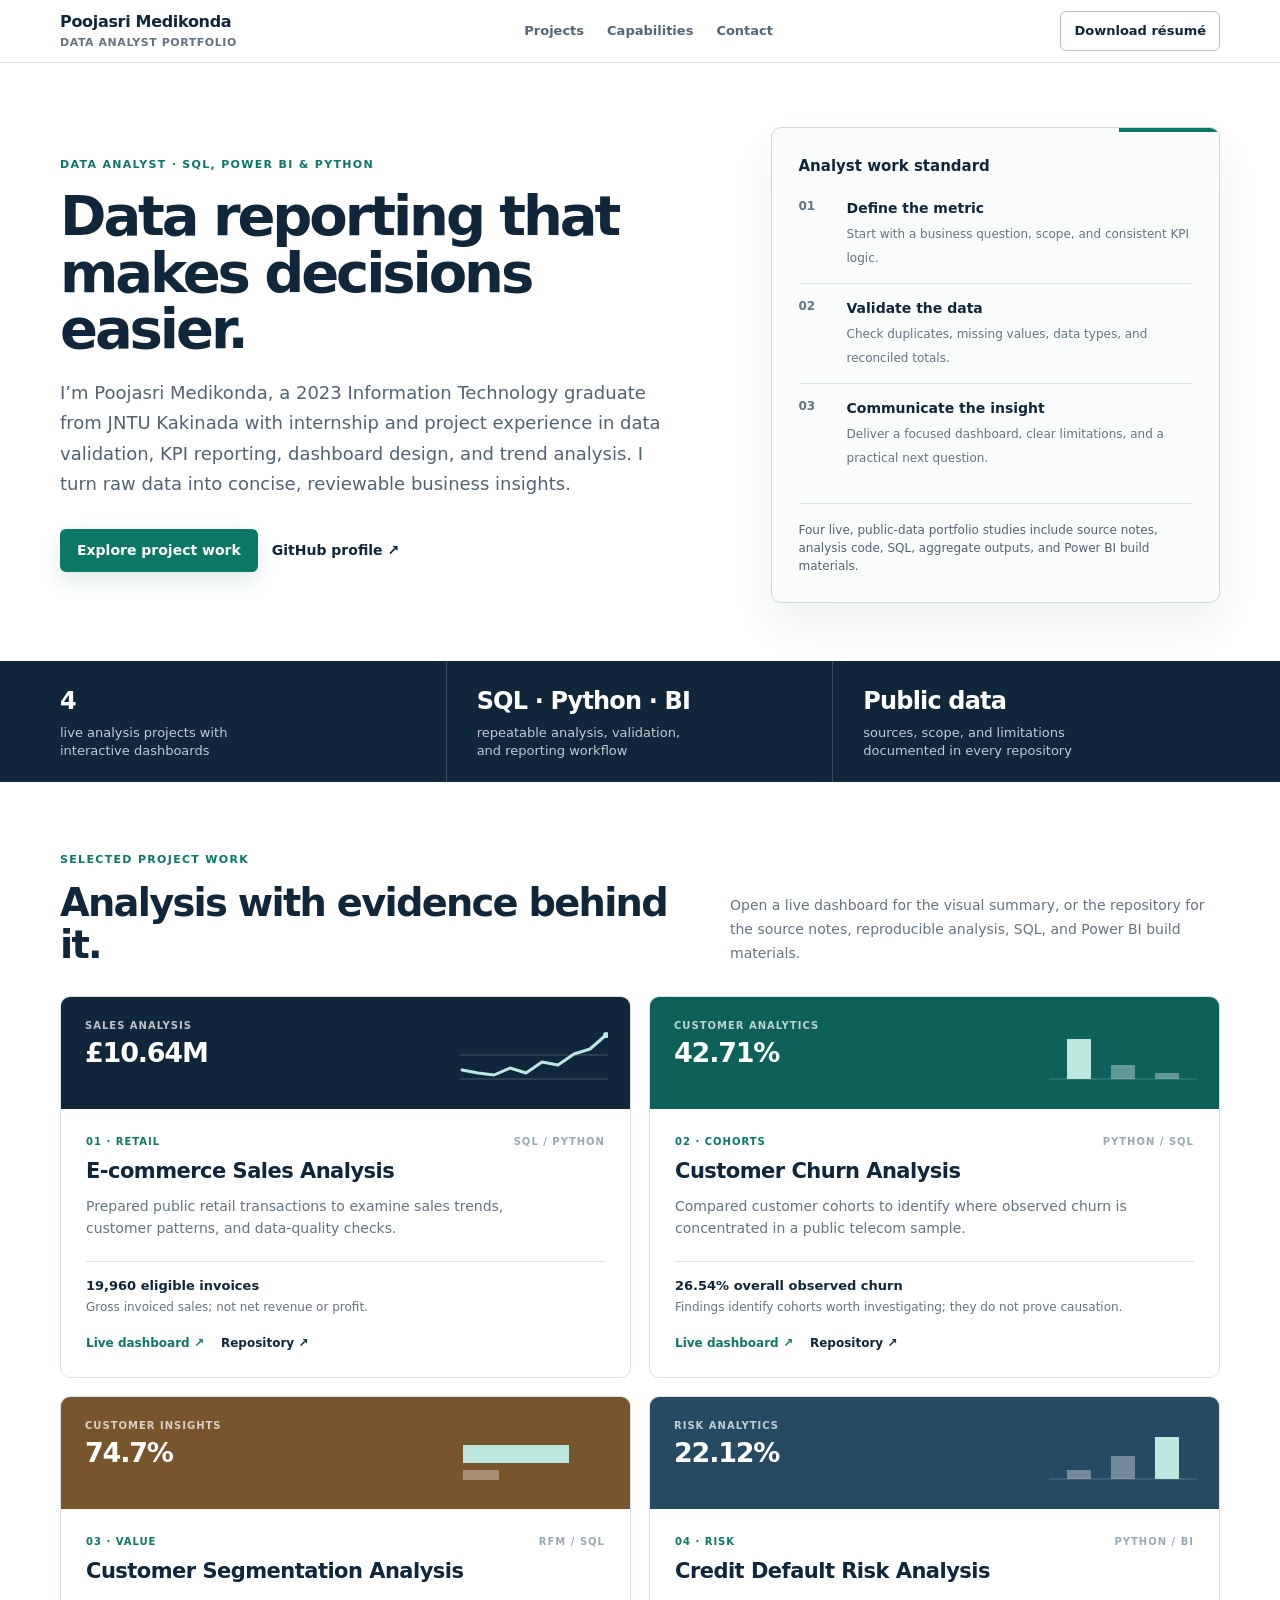
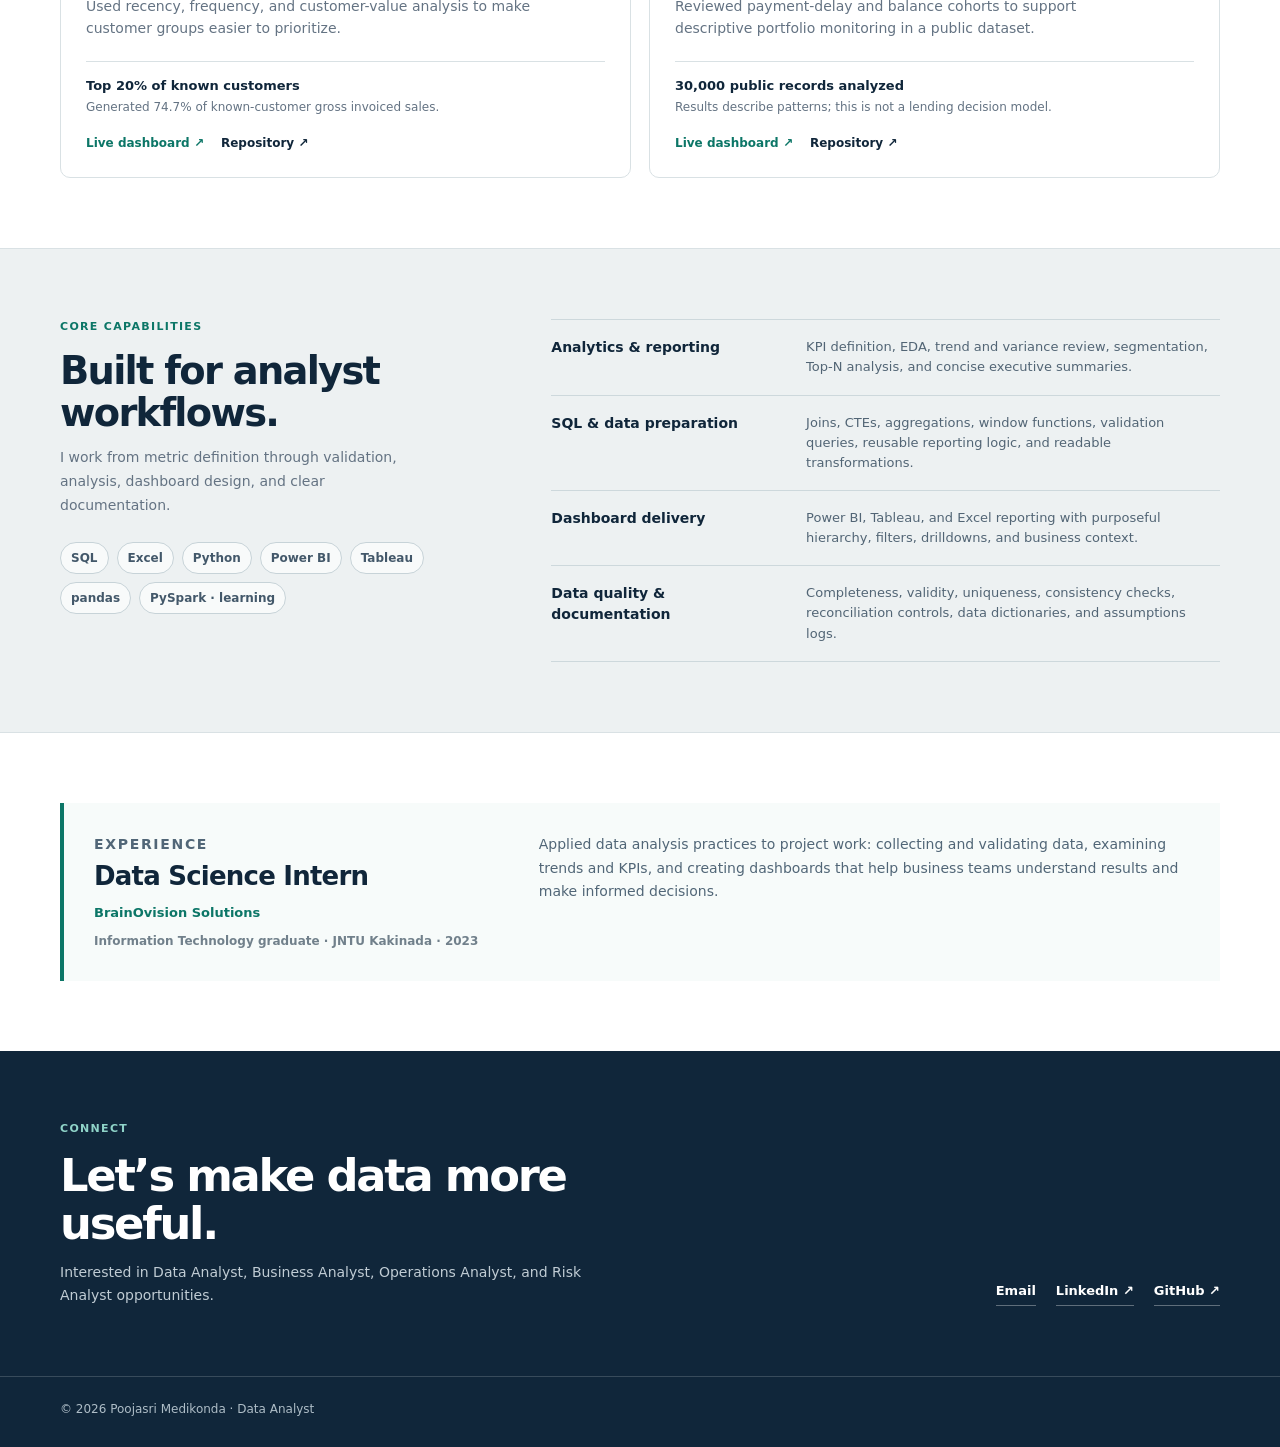
<file: project-insights.html>
<!doctype html><html lang="en"><head><meta charset="utf-8"><meta http-equiv="refresh" content="0; url=index.html#work"><meta name="robots" content="noindex"><title>Customer Segmentation | Poojasri Medikonda</title></head><body><p>Redirecting to <a href="index.html#work">Poojasri Medikonda’s selected work</a>.</p></body></html>
</file>
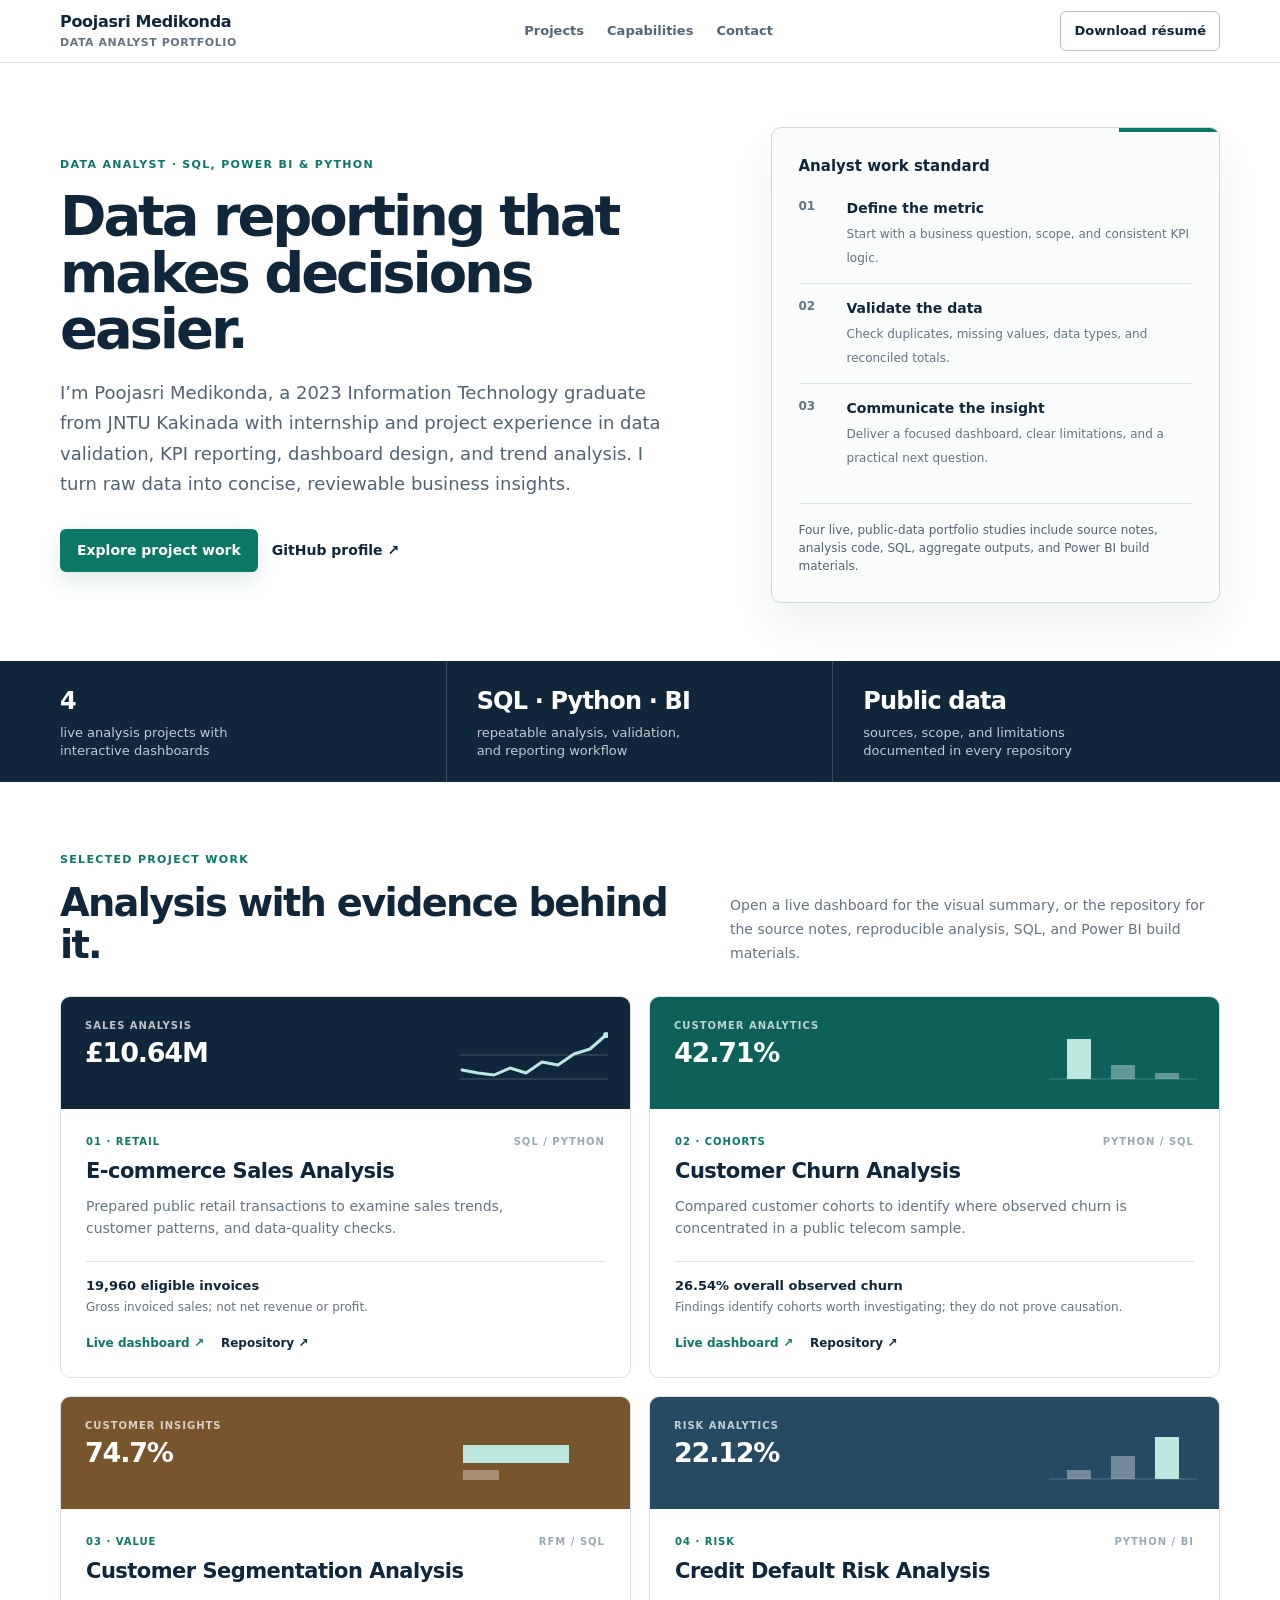
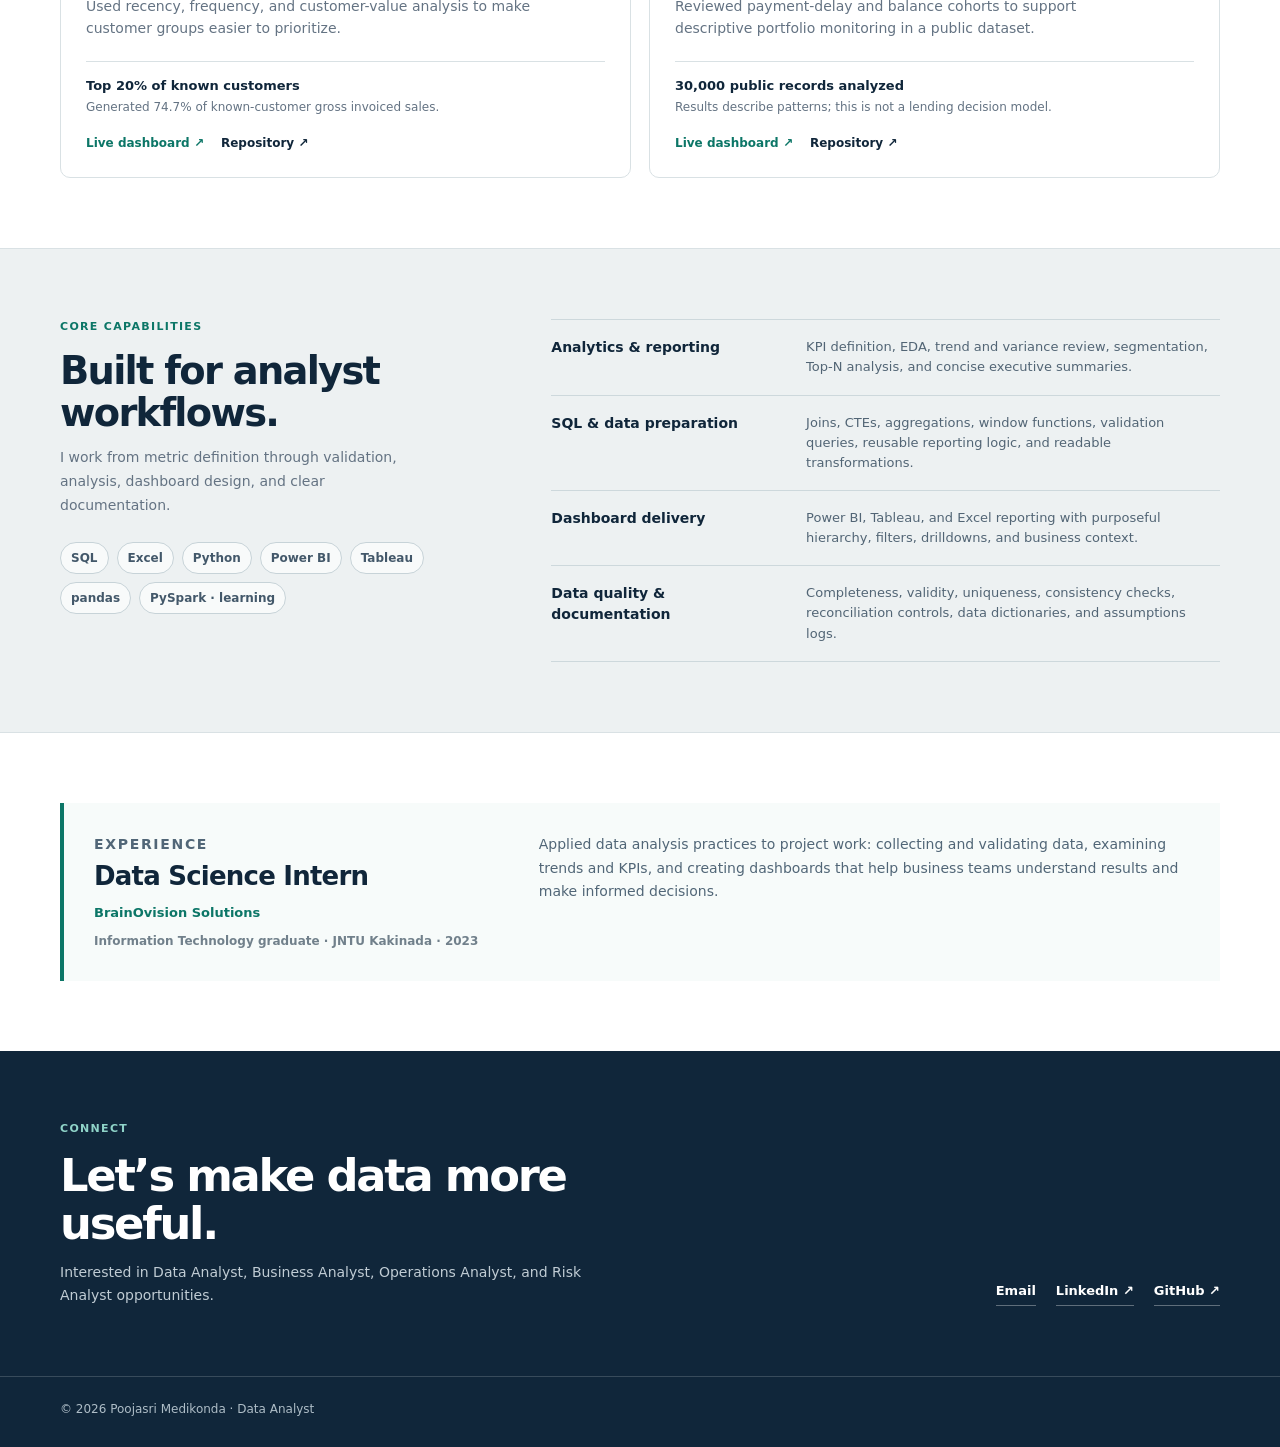
<file: project-sla.html>
<!doctype html><html lang="en"><head><meta charset="utf-8"><meta http-equiv="refresh" content="0; url=index.html#work"><meta name="robots" content="noindex"><title>Operations Analysis | Poojasri Medikonda</title></head><body><p>Redirecting to <a href="index.html#work">Poojasri Medikonda’s selected work</a>.</p></body></html>
</file>
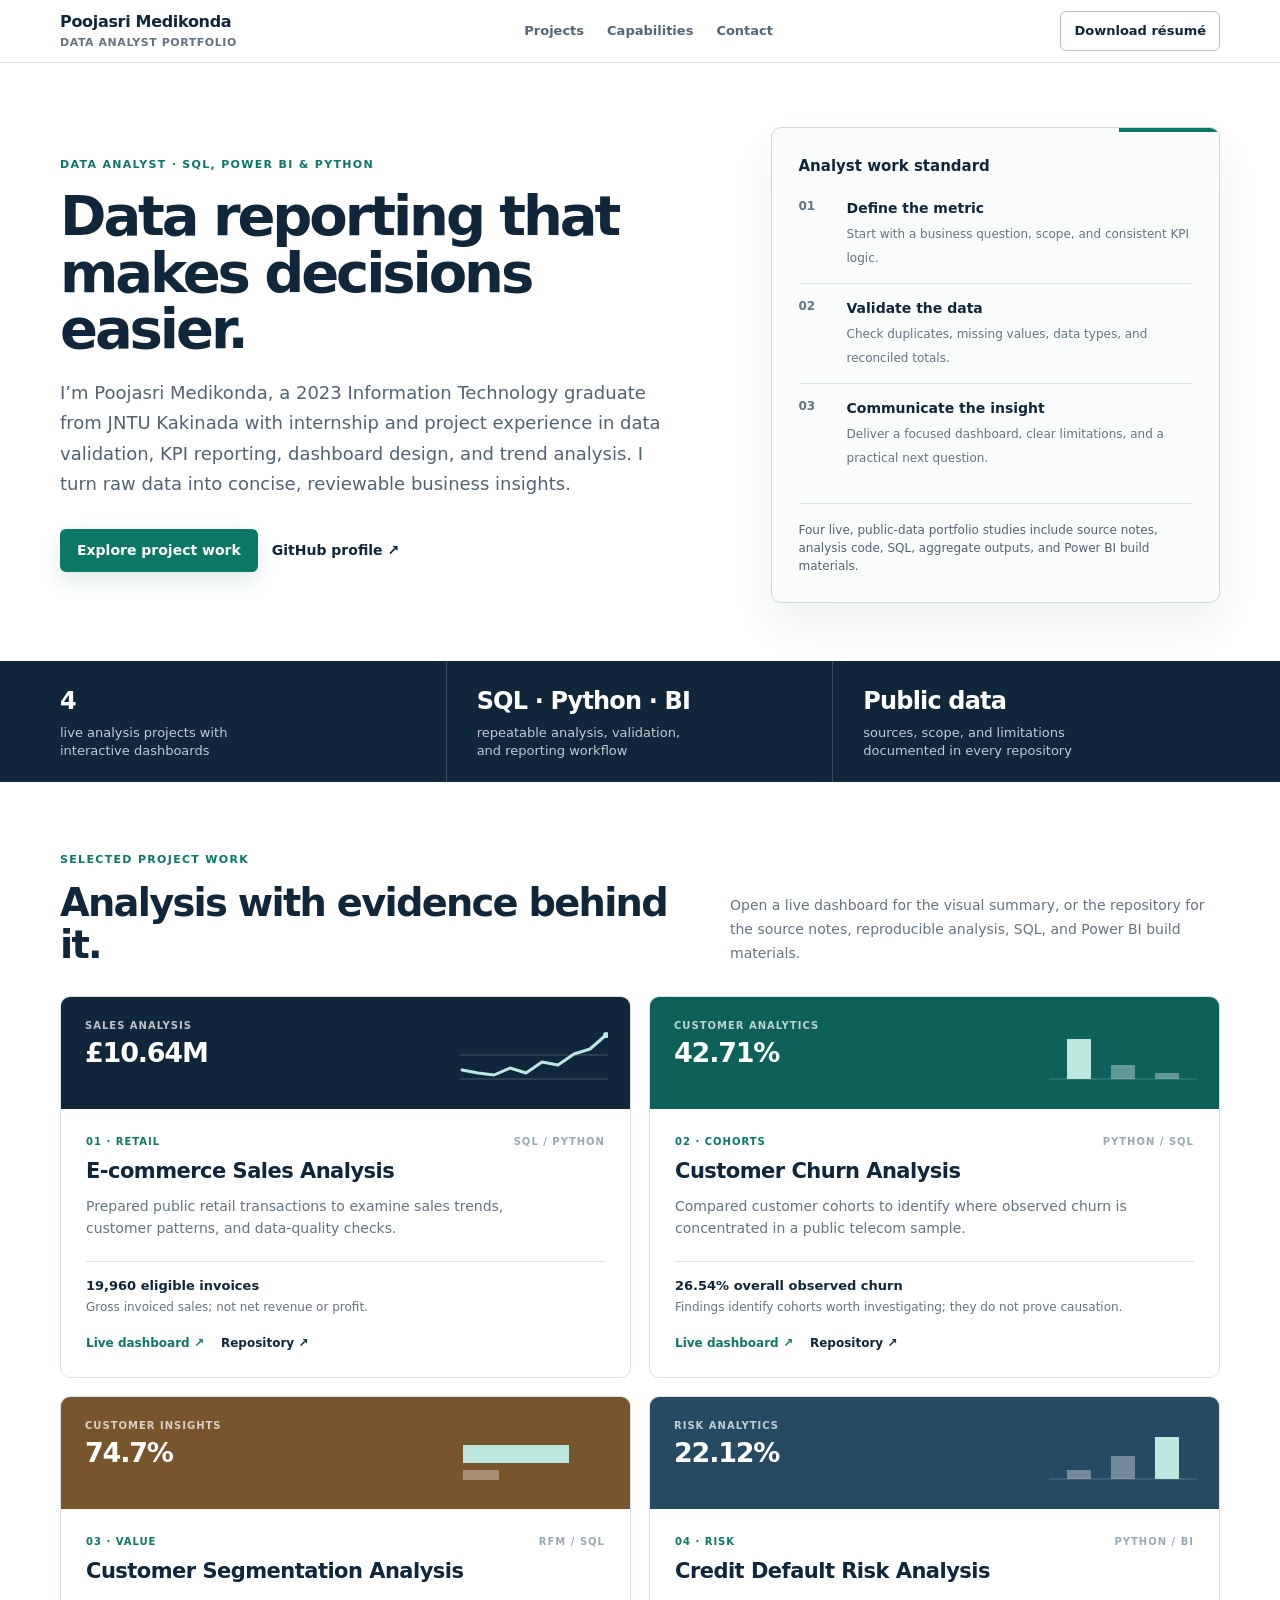
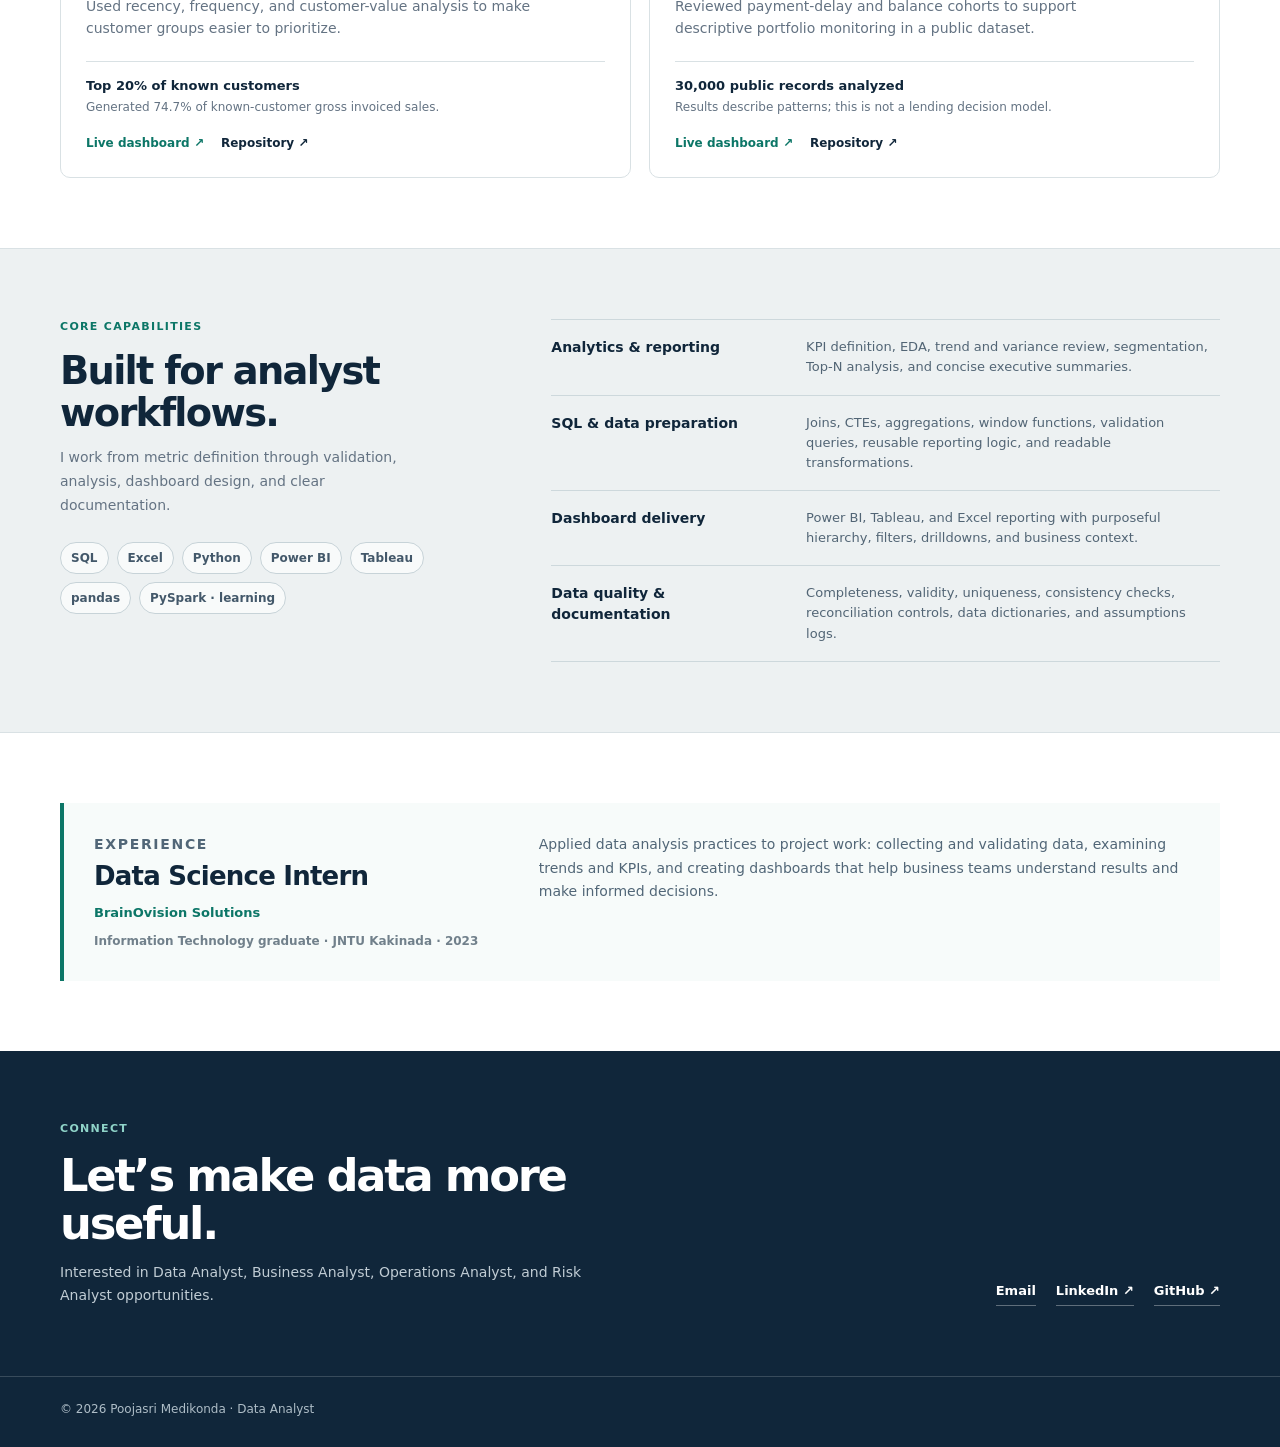
<file: projects.html>
<!doctype html><html lang="en"><head><meta charset="utf-8"><meta http-equiv="refresh" content="0; url=index.html#work"><meta name="robots" content="noindex"><title>Projects | Poojasri Medikonda</title></head><body><p>Redirecting to <a href="index.html#work">Poojasri Medikonda’s selected work</a>.</p></body></html>
</file>
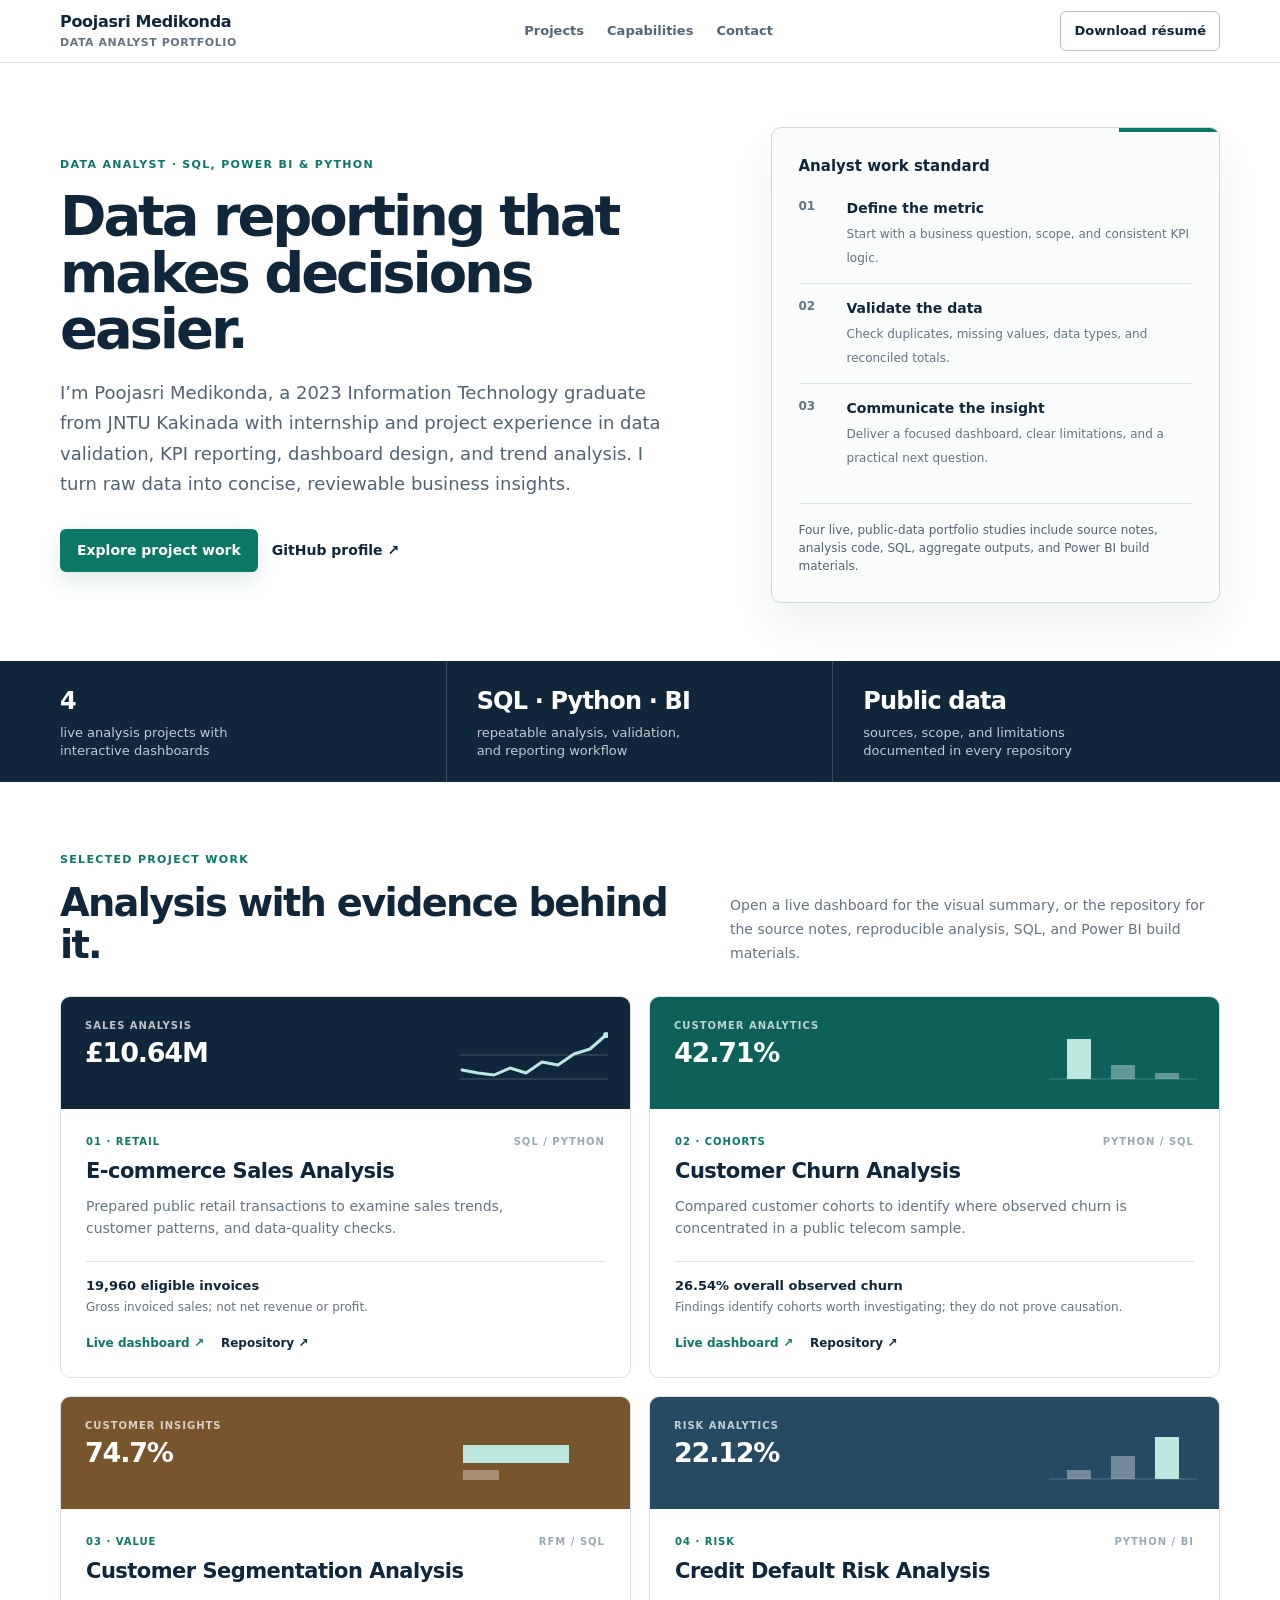
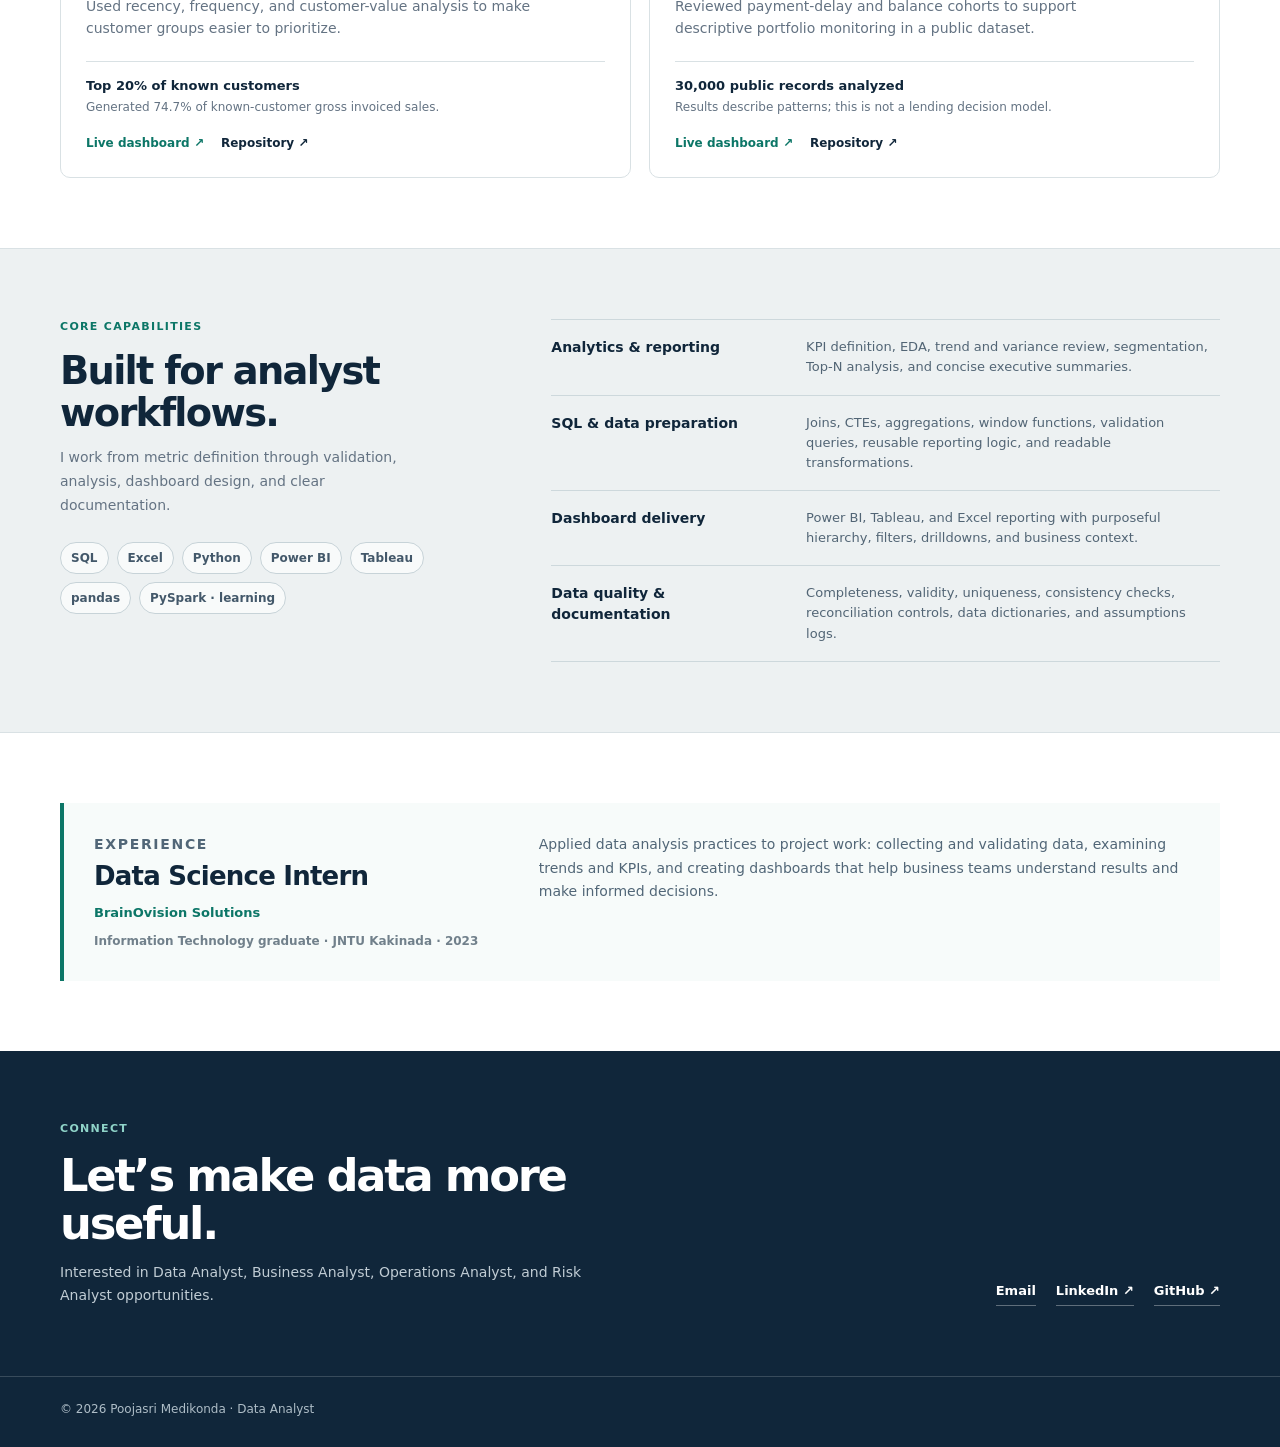
<file: skills.html>
<!doctype html><html lang="en"><head><meta charset="utf-8"><meta http-equiv="refresh" content="0; url=index.html#skills"><meta name="robots" content="noindex"><title>Skills | Poojasri Medikonda</title></head><body><p>Redirecting to <a href="index.html#skills">Poojasri Medikonda’s skills</a>.</p></body></html>
</file>
